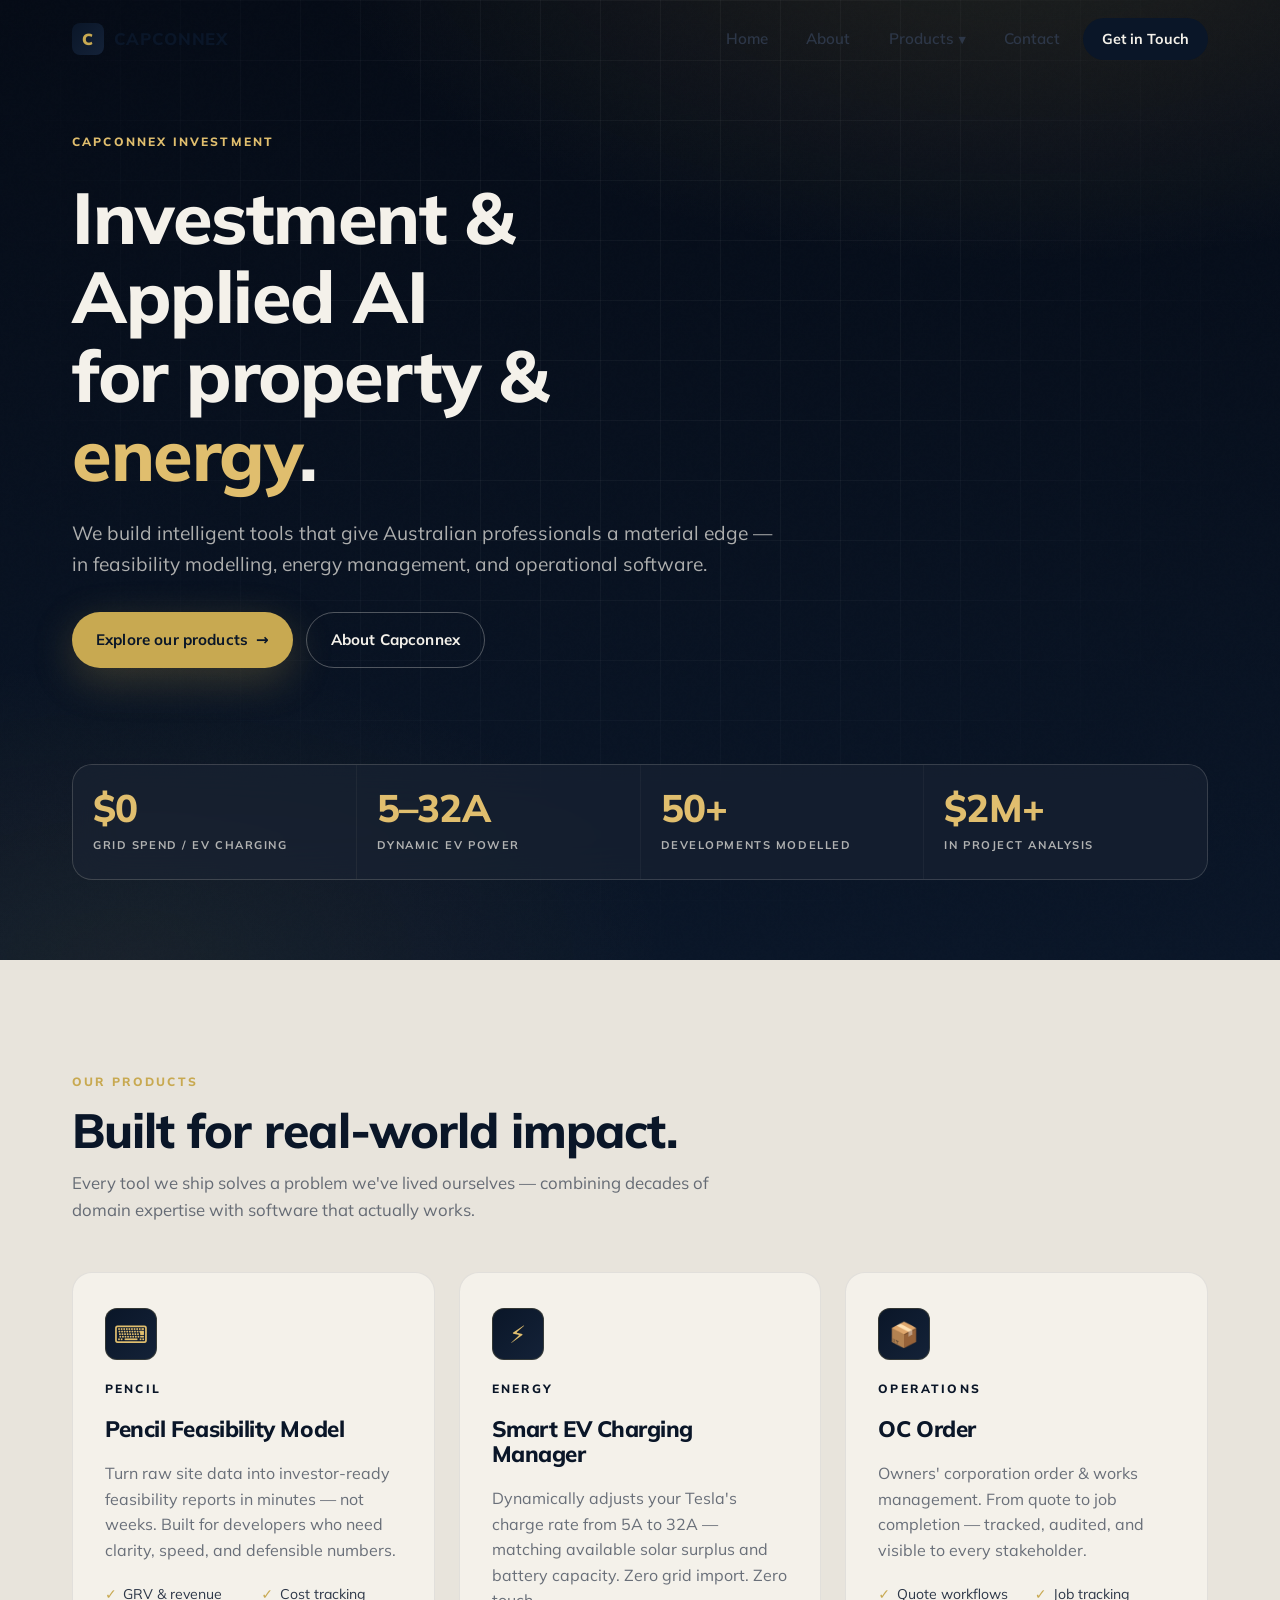
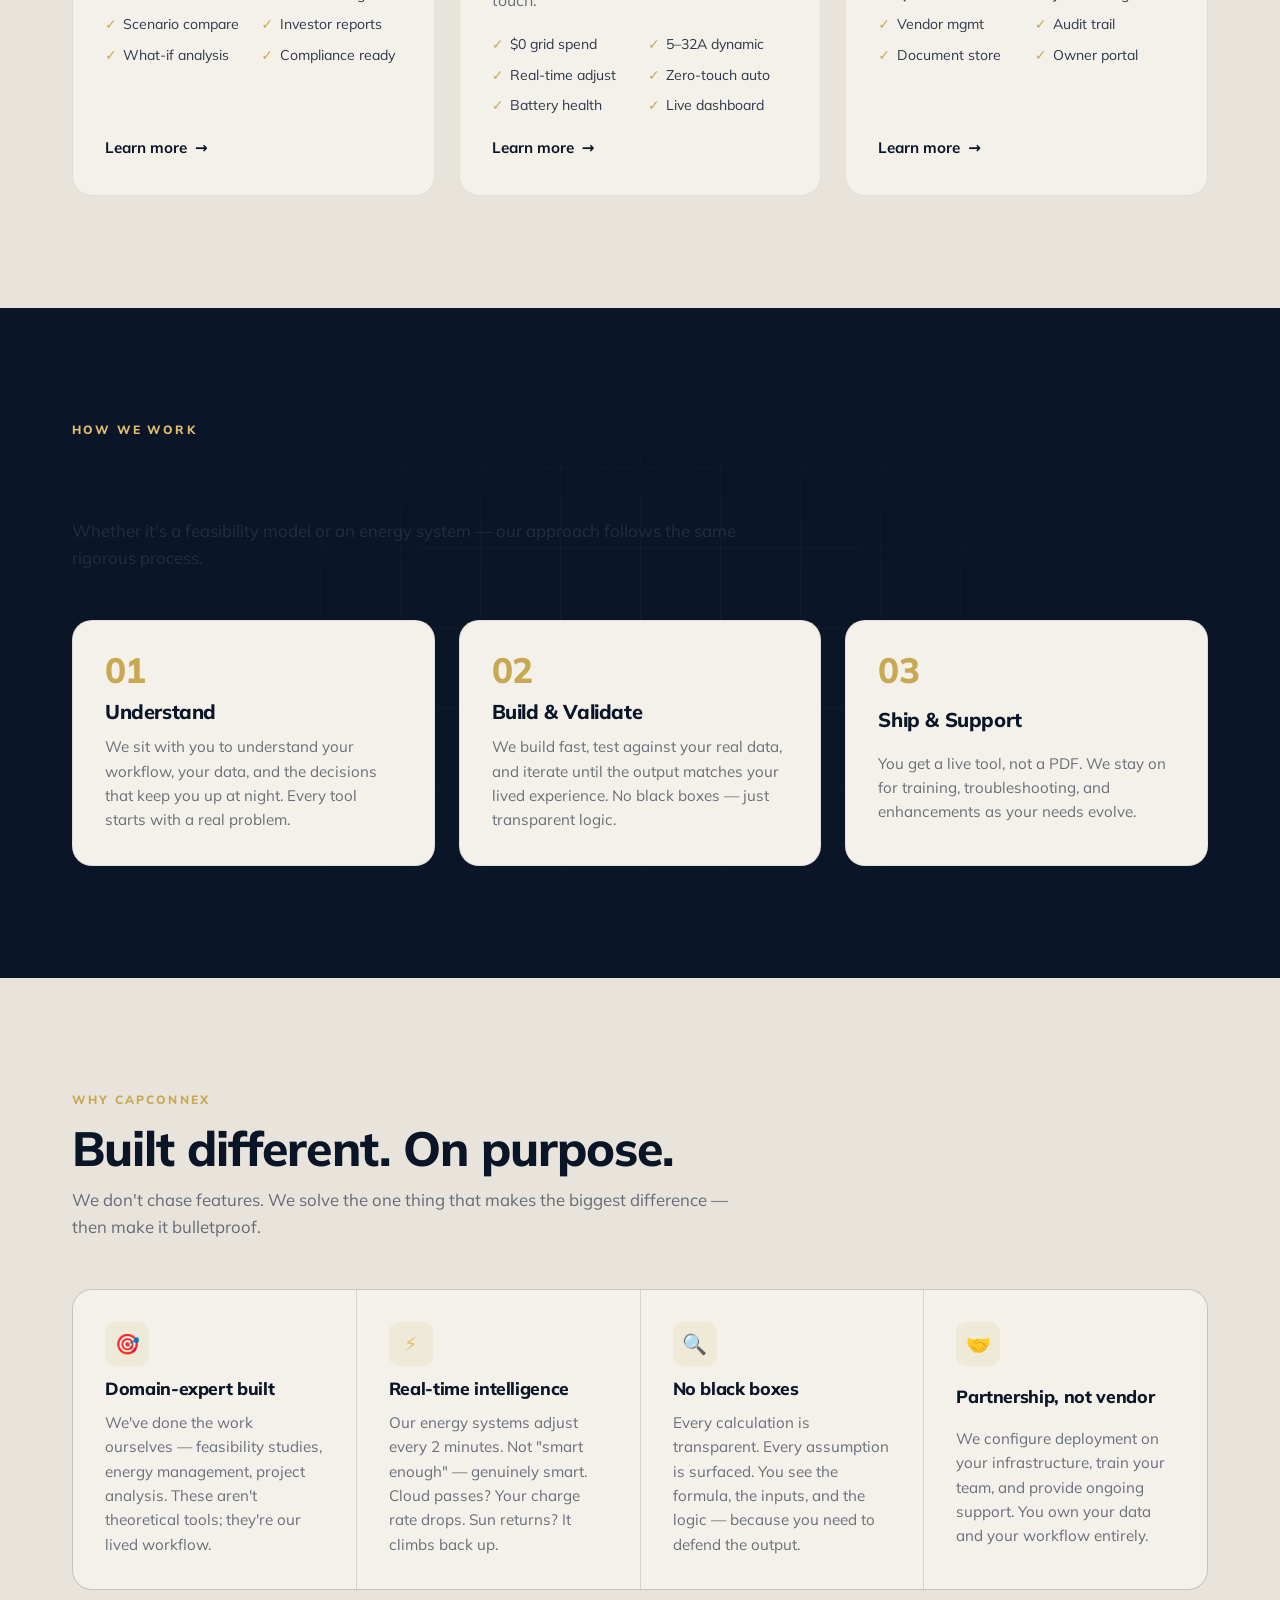
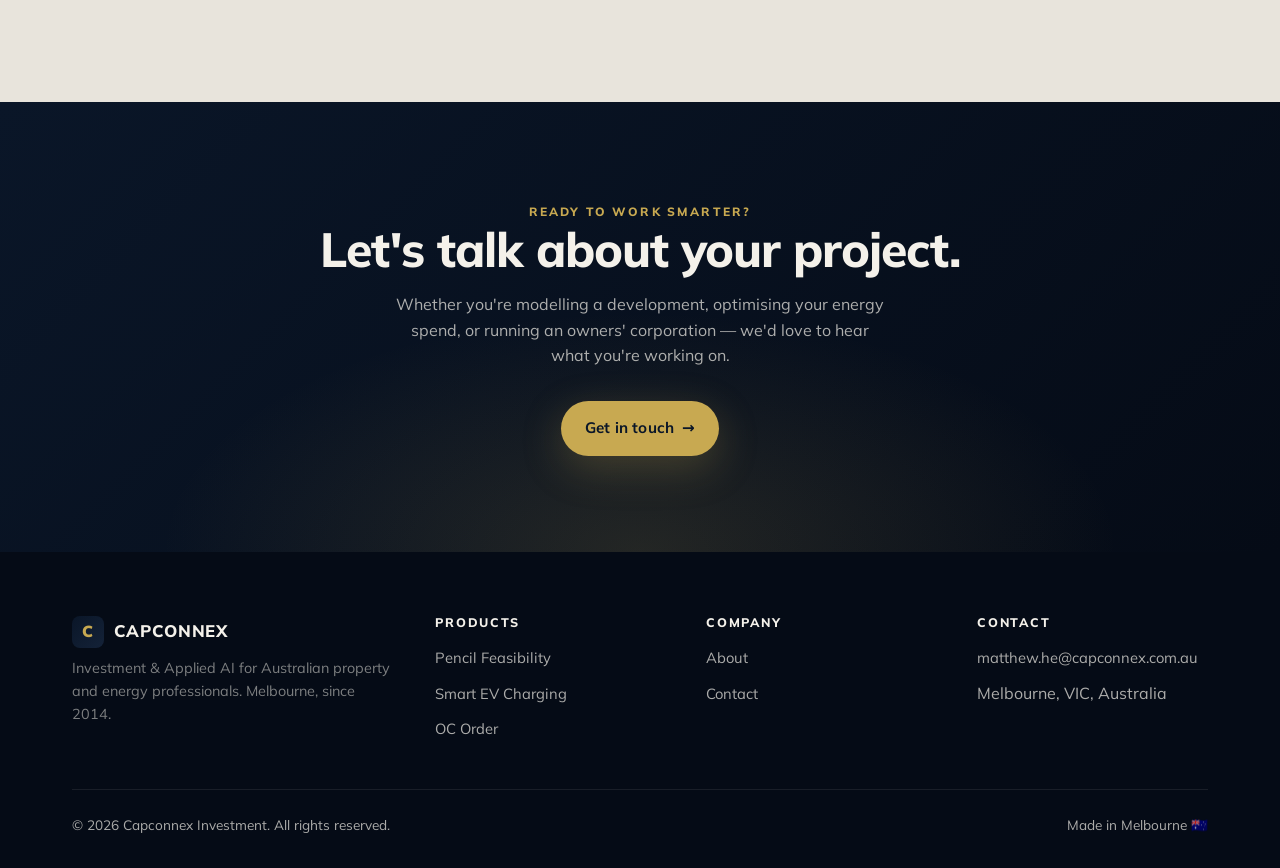
<file: static/index.html>
<!DOCTYPE html>
<html lang="en">
<head>
  <meta charset="UTF-8">
  <meta name="viewport" content="width=device-width, initial-scale=1.0">
  <title>Capconnex — Investment & Applied AI for Property and Energy</title>
  <meta name="description" content="Capconnex builds intelligent tools for Australian property and energy professionals — feasibility modelling, smart EV charging, and order management.">
  <meta property="og:title" content="Capconnex — Investment & Applied AI">
  <meta property="og:description" content="We build intelligent tools that give Australian professionals a material edge — in feasibility modelling and energy management.">
  <meta property="og:type" content="website">
  <link rel="preconnect" href="https://fonts.googleapis.com">
  <link rel="preconnect" href="https://fonts.gstatic.com" crossorigin>
  <link href="https://fonts.googleapis.com/css2?family=Mulish:wght@400;600;700;800;900&display=swap" rel="stylesheet">
  <link rel="stylesheet" href="css/styles.css">
  <link rel="icon" type="image/svg+xml" href="assets/favicon.svg">
</head>
<body>

<!-- ========== NAV ========== -->
<nav class="nav" role="navigation" aria-label="Main">
  <div class="container nav-inner">
    <a class="nav-logo" href="index.html">
      <span class="logo-mark">C</span>
      <span>CAPCONNEX</span>
    </a>
    <div class="nav-links">
      <a class="nav-link" href="index.html">Home</a>
      <a class="nav-link" href="about.html">About</a>
      <div class="nav-dropdown">
        <button class="nav-link nav-dropdown-trigger" aria-haspopup="true" aria-expanded="false">
          Products <span class="caret">▼</span>
        </button>
        <div class="nav-dropdown-menu" role="menu">
          <a class="nav-dropdown-item" href="pencil.html" role="menuitem">
            <span class="item-title"><span class="item-icon">⌨</span> Pencil Feasibility</span>
            <span class="item-desc">AI feasibility & margin modelling</span>
          </a>
          <a class="nav-dropdown-item" href="ev-charging.html" role="menuitem">
            <span class="item-title"><span class="item-icon">⚡</span> Smart EV Charging</span>
            <span class="item-desc">Solar + battery + Tesla orchestration</span>
          </a>
          <a class="nav-dropdown-item" href="ocorder.html" role="menuitem">
            <span class="item-title"><span class="item-icon">📦</span> OC Order</span>
            <span class="item-desc">Owners' corp order management</span>
          </a>
        </div>
      </div>
      <a class="nav-link" href="contact.html">Contact</a>
      <a class="nav-cta" href="contact.html">Get in Touch</a>
    </div>
    <button class="nav-toggle" aria-label="Menu">
      <svg viewBox="0 0 24 24" fill="none" stroke-width="2" stroke-linecap="round"><path d="M4 7h16M4 12h16M4 17h16"/></svg>
    </button>
  </div>
</nav>

<!-- ========== HERO ========== -->
<header class="hero">
  <div class="hero-grid"></div>
  <div class="container hero-inner">
    <div class="hero-content on-dark">
      <span class="eyebrow reveal">Capconnex Investment</span>
      <h1 class="reveal" data-delay="100">
        Investment &amp; Applied AI <br>
        for property &amp; <span class="accent">energy</span>.
      </h1>
      <p class="lead reveal" data-delay="200">
        We build intelligent tools that give Australian professionals a material edge —
        in feasibility modelling, energy management, and operational software.
      </p>
      <div class="hero-cta reveal" data-delay="300">
        <a class="btn btn-primary" href="#products">Explore our products <span class="arrow">→</span></a>
        <a class="btn btn-secondary" href="about.html">About Capconnex</a>
      </div>
    </div>

    <!-- Stats strip -->
    <div class="stats reveal" data-delay="400">
      <div class="stat">
        <div class="stat-value" data-countup="$0">$0</div>
        <div class="stat-label">Grid spend / EV charging</div>
      </div>
      <div class="stat">
        <div class="stat-value" data-countup="5–32A">5–32A</div>
        <div class="stat-label">Dynamic EV power</div>
      </div>
      <div class="stat">
        <div class="stat-value" data-countup="50+">50+</div>
        <div class="stat-label">Developments modelled</div>
      </div>
      <div class="stat">
        <div class="stat-value" data-countup="$2M+">$2M+</div>
        <div class="stat-label">In project analysis</div>
      </div>
    </div>
  </div>
</header>

<!-- ========== PRODUCTS ========== -->
<section id="products">
  <div class="container">
    <div class="section-head reveal">
      <span class="eyebrow">Our products</span>
      <h2>Built for real-world impact.</h2>
      <p>Every tool we ship solves a problem we've lived ourselves — combining decades of domain expertise with software that actually works.</p>
    </div>

    <div class="products">
      <a class="product-card reveal" href="pencil.html" data-delay="100">
        <div class="product-icon">⌨</div>
        <span class="eyebrow" style="color: var(--navy);">Pencil</span>
        <h3>Pencil Feasibility Model</h3>
        <p style="color: var(--text-dim);">
          Turn raw site data into investor-ready feasibility reports in minutes — not weeks.
          Built for developers who need clarity, speed, and defensible numbers.
        </p>
        <ul class="product-features">
          <li>GRV &amp; revenue</li>
          <li>Cost tracking</li>
          <li>Scenario compare</li>
          <li>Investor reports</li>
          <li>What-if analysis</li>
          <li>Compliance ready</li>
        </ul>
        <span class="product-card-cta">Learn more <span class="arrow">→</span></span>
      </a>

      <a class="product-card reveal" href="ev-charging.html" data-delay="200">
        <div class="product-icon">⚡</div>
        <span class="eyebrow" style="color: var(--navy);">Energy</span>
        <h3>Smart EV Charging Manager</h3>
        <p style="color: var(--text-dim);">
          Dynamically adjusts your Tesla's charge rate from 5A to 32A — matching available solar
          surplus and battery capacity. Zero grid import. Zero touch.
        </p>
        <ul class="product-features">
          <li>$0 grid spend</li>
          <li>5–32A dynamic</li>
          <li>Real-time adjust</li>
          <li>Zero-touch auto</li>
          <li>Battery health</li>
          <li>Live dashboard</li>
        </ul>
        <span class="product-card-cta">Learn more <span class="arrow">→</span></span>
      </a>

      <a class="product-card reveal" href="ocorder.html" data-delay="300">
        <div class="product-icon">📦</div>
        <span class="eyebrow" style="color: var(--navy);">Operations</span>
        <h3>OC Order</h3>
        <p style="color: var(--text-dim);">
          Owners' corporation order &amp; works management. From quote to job completion —
          tracked, audited, and visible to every stakeholder.
        </p>
        <ul class="product-features">
          <li>Quote workflows</li>
          <li>Job tracking</li>
          <li>Vendor mgmt</li>
          <li>Audit trail</li>
          <li>Document store</li>
          <li>Owner portal</li>
        </ul>
        <span class="product-card-cta">Learn more <span class="arrow">→</span></span>
      </a>
    </div>
  </div>
</section>

<!-- ========== HOW WE WORK ========== -->
<section class="section-dark with-grain">
  <div class="container">
    <div class="section-head on-dark reveal">
      <span class="eyebrow">How we work</span>
      <h2>From idea to implementation.</h2>
      <p>Whether it's a feasibility model or an energy system — our approach follows the same rigorous process.</p>
    </div>

    <div class="steps">
      <div class="step reveal" data-delay="100">
        <h3>Understand</h3>
        <p>We sit with you to understand your workflow, your data, and the decisions that keep you up at night. Every tool starts with a real problem.</p>
      </div>
      <div class="step reveal" data-delay="200">
        <h3>Build &amp; Validate</h3>
        <p>We build fast, test against your real data, and iterate until the output matches your lived experience. No black boxes — just transparent logic.</p>
      </div>
      <div class="step reveal" data-delay="300">
        <h3>Ship &amp; Support</h3>
        <p>You get a live tool, not a PDF. We stay on for training, troubleshooting, and enhancements as your needs evolve.</p>
      </div>
    </div>
  </div>
</section>

<!-- ========== WHY CAPCONNEX ========== -->
<section>
  <div class="container">
    <div class="section-head reveal">
      <span class="eyebrow">Why Capconnex</span>
      <h2>Built different. On purpose.</h2>
      <p>We don't chase features. We solve the one thing that makes the biggest difference — then make it bulletproof.</p>
    </div>

    <div class="feature-grid" style="background: var(--cream-line); border-color: var(--cream-line);">
      <div class="feature reveal" style="background: var(--cream-soft); color: var(--text);" data-delay="100">
        <div class="feature-icon">🎯</div>
        <h3 style="color: var(--navy);">Domain-expert built</h3>
        <p style="color: var(--text-dim);">We've done the work ourselves — feasibility studies, energy management, project analysis. These aren't theoretical tools; they're our lived workflow.</p>
      </div>
      <div class="feature reveal" style="background: var(--cream-soft); color: var(--text);" data-delay="200">
        <div class="feature-icon">⚡</div>
        <h3 style="color: var(--navy);">Real-time intelligence</h3>
        <p style="color: var(--text-dim);">Our energy systems adjust every 2 minutes. Not "smart enough" — genuinely smart. Cloud passes? Your charge rate drops. Sun returns? It climbs back up.</p>
      </div>
      <div class="feature reveal" style="background: var(--cream-soft); color: var(--text);" data-delay="300">
        <div class="feature-icon">🔍</div>
        <h3 style="color: var(--navy);">No black boxes</h3>
        <p style="color: var(--text-dim);">Every calculation is transparent. Every assumption is surfaced. You see the formula, the inputs, and the logic — because you need to defend the output.</p>
      </div>
      <div class="feature reveal" style="background: var(--cream-soft); color: var(--text);" data-delay="400">
        <div class="feature-icon">🤝</div>
        <h3 style="color: var(--navy);">Partnership, not vendor</h3>
        <p style="color: var(--text-dim);">We configure deployment on your infrastructure, train your team, and provide ongoing support. You own your data and your workflow entirely.</p>
      </div>
    </div>
  </div>
</section>

<!-- ========== CTA BAND ========== -->
<section class="cta-band">
  <div class="container">
    <div class="reveal">
      <span class="eyebrow">Ready to work smarter?</span>
      <h2>Let's talk about your project.</h2>
      <p>Whether you're modelling a development, optimising your energy spend, or running an owners' corporation — we'd love to hear what you're working on.</p>
      <a class="btn btn-primary" href="contact.html">Get in touch <span class="arrow">→</span></a>
    </div>
  </div>
</section>

<!-- ========== FOOTER ========== -->
<footer class="footer">
  <div class="container">
    <div class="footer-grid">
      <div>
        <div class="nav-logo" style="color: var(--on-dark);">
          <span class="logo-mark">C</span>
          <span>CAPCONNEX</span>
        </div>
        <p class="footer-tag">Investment &amp; Applied AI for Australian property and energy professionals. Melbourne, since 2014.</p>
      </div>
      <div>
        <h4>Products</h4>
        <ul>
          <li><a href="pencil.html">Pencil Feasibility</a></li>
          <li><a href="ev-charging.html">Smart EV Charging</a></li>
          <li><a href="ocorder.html">OC Order</a></li>
        </ul>
      </div>
      <div>
        <h4>Company</h4>
        <ul>
          <li><a href="about.html">About</a></li>
          <li><a href="contact.html">Contact</a></li>
        </ul>
      </div>
      <div>
        <h4>Contact</h4>
        <ul>
          <li><a href="mailto:matthew.he@capconnex.com.au">matthew.he@capconnex.com.au</a></li>
          <li>Melbourne, VIC, Australia</li>
        </ul>
      </div>
    </div>
    <div class="footer-bottom">
      <div>© <span data-year>2026</span> Capconnex Investment. All rights reserved.</div>
      <div>Made in Melbourne 🇦🇺</div>
    </div>
  </div>
</footer>

<script src="js/main.js" defer></script>
</body>
</html>
</file>
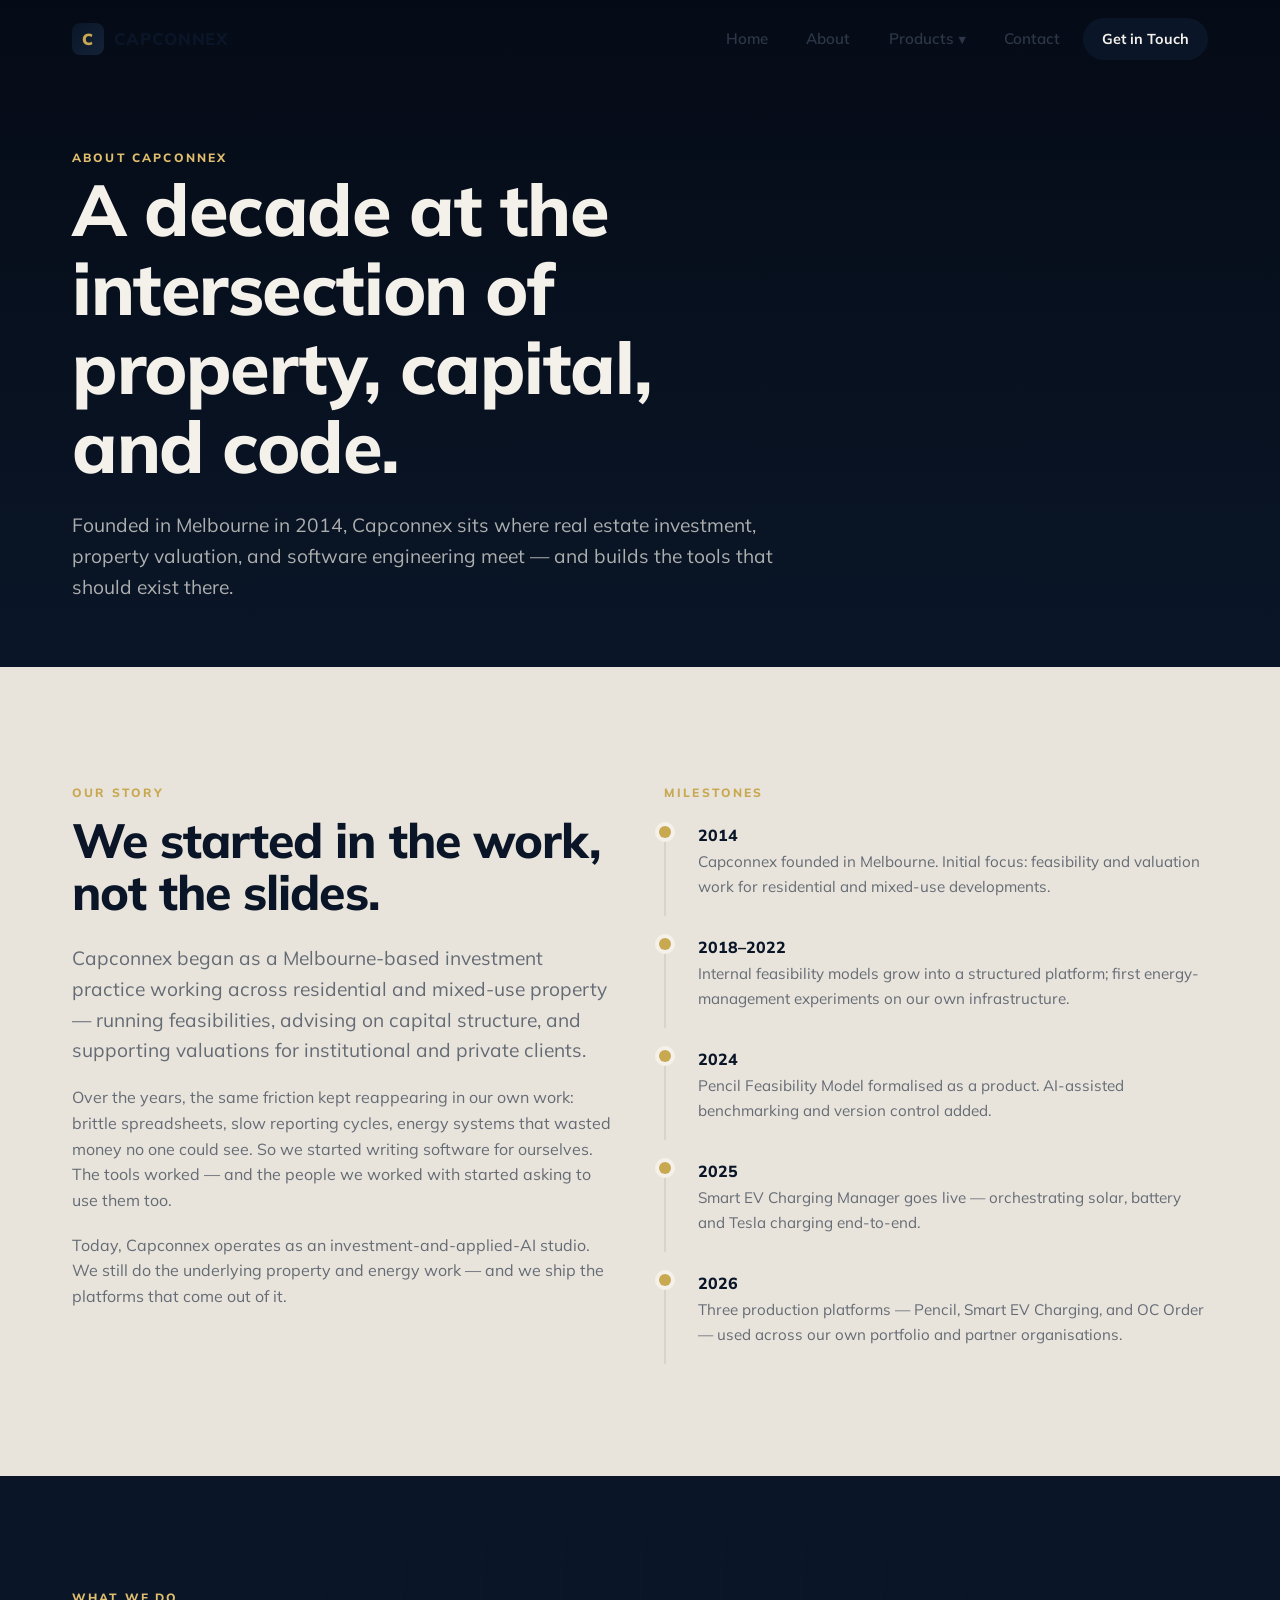
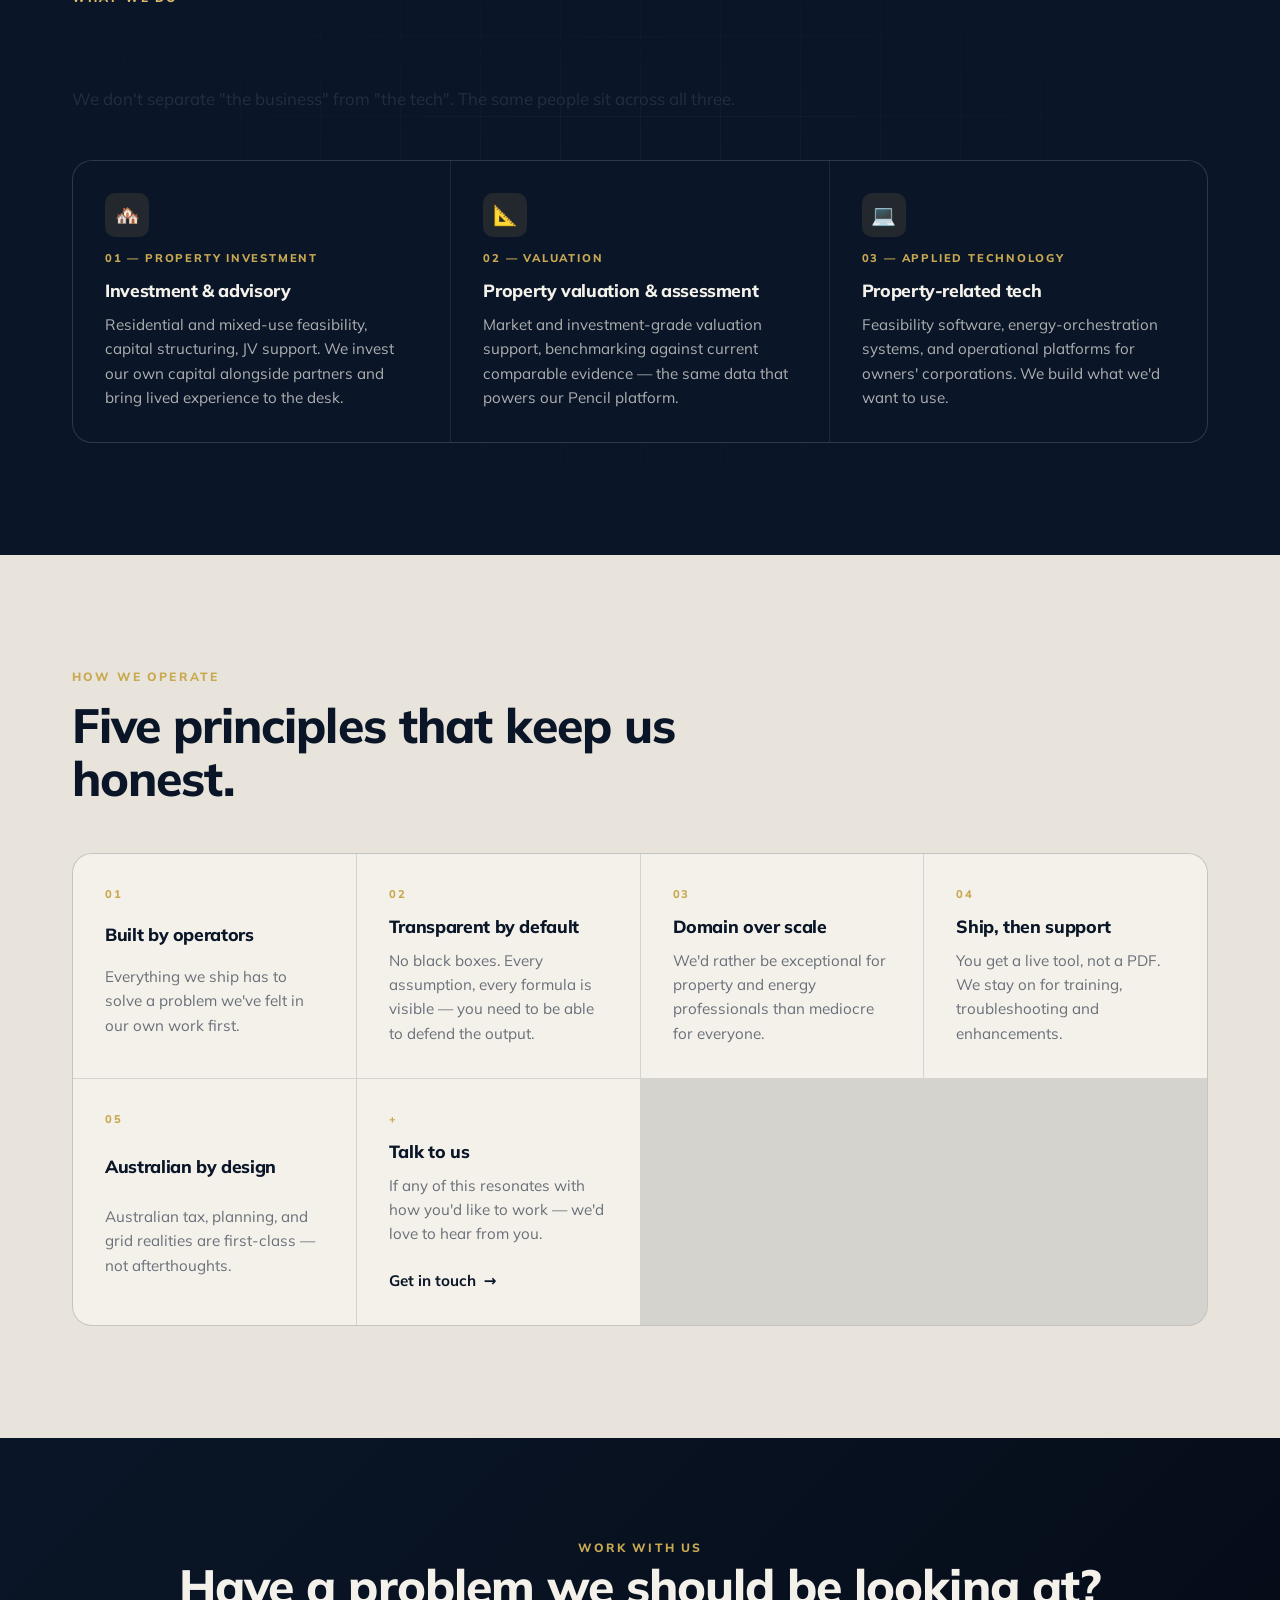
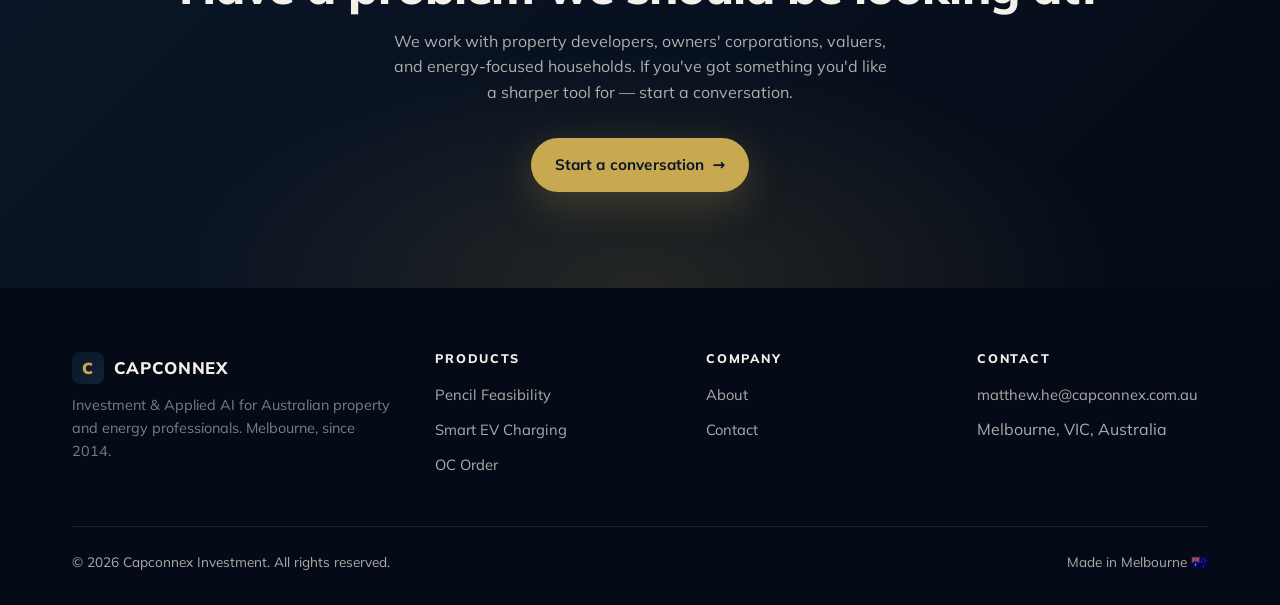
<file: static/about.html>
<!DOCTYPE html>
<html lang="en">
<head>
  <meta charset="UTF-8">
  <meta name="viewport" content="width=device-width, initial-scale=1.0">
  <title>About — Capconnex</title>
  <meta name="description" content="Capconnex was founded in Melbourne in 2014, working at the intersection of real estate investment, valuation, and applied technology.">
  <link rel="preconnect" href="https://fonts.googleapis.com">
  <link rel="preconnect" href="https://fonts.gstatic.com" crossorigin>
  <link href="https://fonts.googleapis.com/css2?family=Mulish:wght@400;600;700;800;900&display=swap" rel="stylesheet">
  <link rel="stylesheet" href="css/styles.css">
  <link rel="icon" type="image/svg+xml" href="assets/favicon.svg">
</head>
<body>

<!-- ========== NAV ========== -->
<nav class="nav" role="navigation" aria-label="Main">
  <div class="container nav-inner">
    <a class="nav-logo" href="index.html">
      <span class="logo-mark">C</span>
      <span>CAPCONNEX</span>
    </a>
    <div class="nav-links">
      <a class="nav-link" href="index.html">Home</a>
      <a class="nav-link" href="about.html">About</a>
      <div class="nav-dropdown">
        <button class="nav-link nav-dropdown-trigger" aria-haspopup="true" aria-expanded="false">Products <span class="caret">▼</span></button>
        <div class="nav-dropdown-menu" role="menu">
          <a class="nav-dropdown-item" href="pencil.html"><span class="item-title"><span class="item-icon">⌨</span> Pencil Feasibility</span><span class="item-desc">AI feasibility & margin modelling</span></a>
          <a class="nav-dropdown-item" href="ev-charging.html"><span class="item-title"><span class="item-icon">⚡</span> Smart EV Charging</span><span class="item-desc">Solar + battery + Tesla orchestration</span></a>
          <a class="nav-dropdown-item" href="ocorder.html"><span class="item-title"><span class="item-icon">📦</span> OC Order</span><span class="item-desc">Owners' corp order management</span></a>
        </div>
      </div>
      <a class="nav-link" href="contact.html">Contact</a>
      <a class="nav-cta" href="contact.html">Get in Touch</a>
    </div>
    <button class="nav-toggle" aria-label="Menu"><svg viewBox="0 0 24 24" fill="none" stroke-width="2" stroke-linecap="round"><path d="M4 7h16M4 12h16M4 17h16"/></svg></button>
  </div>
</nav>

<!-- ========== HERO ========== -->
<header class="about-hero">
  <div class="container">
    <div class="on-dark">
      <span class="eyebrow reveal">About Capconnex</span>
      <h1 class="reveal" data-delay="100">A decade at the intersection of property, capital, and code.</h1>
      <p class="lead reveal" data-delay="200" style="margin-top: 1.5rem;">
        Founded in Melbourne in 2014, Capconnex sits where real estate investment, property valuation,
        and software engineering meet — and builds the tools that should exist there.
      </p>
    </div>
  </div>
</header>

<!-- ========== STORY ========== -->
<section>
  <div class="container">
    <div class="about-grid">
      <div class="reveal">
        <span class="eyebrow">Our story</span>
        <h2 style="margin-top: 0.6rem;">We started in the work, not the slides.</h2>
        <p class="lead" style="margin-top: 1.5rem; color: var(--text-dim);">
          Capconnex began as a Melbourne-based investment practice working across residential and
          mixed-use property — running feasibilities, advising on capital structure, and supporting
          valuations for institutional and private clients.
        </p>
        <p style="margin-top: 1.2rem; color: var(--text-dim);">
          Over the years, the same friction kept reappearing in our own work: brittle spreadsheets,
          slow reporting cycles, energy systems that wasted money no one could see. So we started
          writing software for ourselves. The tools worked — and the people we worked with started
          asking to use them too.
        </p>
        <p style="margin-top: 1.2rem; color: var(--text-dim);">
          Today, Capconnex operates as an investment-and-applied-AI studio. We still do the underlying
          property and energy work — and we ship the platforms that come out of it.
        </p>
      </div>

      <div class="reveal" data-delay="200">
        <span class="eyebrow">Milestones</span>
        <ul class="timeline" style="margin-top: 1.2rem;">
          <li>
            <span class="year">2014</span>
            <span class="item-body">Capconnex founded in Melbourne. Initial focus: feasibility and valuation work for residential and mixed-use developments.</span>
          </li>
          <li>
            <span class="year">2018–2022</span>
            <span class="item-body">Internal feasibility models grow into a structured platform; first energy-management experiments on our own infrastructure.</span>
          </li>
          <li>
            <span class="year">2024</span>
            <span class="item-body">Pencil Feasibility Model formalised as a product. AI-assisted benchmarking and version control added.</span>
          </li>
          <li>
            <span class="year">2025</span>
            <span class="item-body">Smart EV Charging Manager goes live — orchestrating solar, battery and Tesla charging end-to-end.</span>
          </li>
          <li>
            <span class="year">2026</span>
            <span class="item-body">Three production platforms — Pencil, Smart EV Charging, and OC Order — used across our own portfolio and partner organisations.</span>
          </li>
        </ul>
      </div>
    </div>
  </div>
</section>

<!-- ========== WHAT WE DO ========== -->
<section class="section-dark with-grain">
  <div class="container">
    <div class="section-head on-dark reveal">
      <span class="eyebrow">What we do</span>
      <h2>Three disciplines, one team.</h2>
      <p>We don't separate "the business" from "the tech". The same people sit across all three.</p>
    </div>

    <div class="feature-grid">
      <div class="feature reveal" data-delay="100">
        <div class="feature-icon">🏘️</div>
        <span class="feature-num">01 — Property investment</span>
        <h3>Investment &amp; advisory</h3>
        <p>Residential and mixed-use feasibility, capital structuring, JV support. We invest our own capital alongside partners and bring lived experience to the desk.</p>
      </div>
      <div class="feature reveal" data-delay="200">
        <div class="feature-icon">📐</div>
        <span class="feature-num">02 — Valuation</span>
        <h3>Property valuation &amp; assessment</h3>
        <p>Market and investment-grade valuation support, benchmarking against current comparable evidence — the same data that powers our Pencil platform.</p>
      </div>
      <div class="feature reveal" data-delay="300">
        <div class="feature-icon">💻</div>
        <span class="feature-num">03 — Applied technology</span>
        <h3>Property-related tech</h3>
        <p>Feasibility software, energy-orchestration systems, and operational platforms for owners' corporations. We build what we'd want to use.</p>
      </div>
    </div>
  </div>
</section>

<!-- ========== PRINCIPLES ========== -->
<section>
  <div class="container">
    <div class="section-head reveal">
      <span class="eyebrow">How we operate</span>
      <h2>Five principles that keep us honest.</h2>
    </div>

    <div class="feature-grid" style="background: var(--cream-line); border-color: var(--cream-line);">
      <div class="feature reveal" style="background: var(--cream-soft);" data-delay="100">
        <span class="feature-num" style="color: var(--gold);">01</span>
        <h3 style="color: var(--navy);">Built by operators</h3>
        <p style="color: var(--text-dim);">Everything we ship has to solve a problem we've felt in our own work first.</p>
      </div>
      <div class="feature reveal" style="background: var(--cream-soft);" data-delay="200">
        <span class="feature-num" style="color: var(--gold);">02</span>
        <h3 style="color: var(--navy);">Transparent by default</h3>
        <p style="color: var(--text-dim);">No black boxes. Every assumption, every formula is visible — you need to be able to defend the output.</p>
      </div>
      <div class="feature reveal" style="background: var(--cream-soft);" data-delay="300">
        <span class="feature-num" style="color: var(--gold);">03</span>
        <h3 style="color: var(--navy);">Domain over scale</h3>
        <p style="color: var(--text-dim);">We'd rather be exceptional for property and energy professionals than mediocre for everyone.</p>
      </div>
      <div class="feature reveal" style="background: var(--cream-soft);" data-delay="100">
        <span class="feature-num" style="color: var(--gold);">04</span>
        <h3 style="color: var(--navy);">Ship, then support</h3>
        <p style="color: var(--text-dim);">You get a live tool, not a PDF. We stay on for training, troubleshooting and enhancements.</p>
      </div>
      <div class="feature reveal" style="background: var(--cream-soft);" data-delay="200">
        <span class="feature-num" style="color: var(--gold);">05</span>
        <h3 style="color: var(--navy);">Australian by design</h3>
        <p style="color: var(--text-dim);">Australian tax, planning, and grid realities are first-class — not afterthoughts.</p>
      </div>
      <div class="feature reveal" style="background: var(--cream-soft);" data-delay="300">
        <span class="feature-num" style="color: var(--gold);">+</span>
        <h3 style="color: var(--navy);">Talk to us</h3>
        <p style="color: var(--text-dim);">If any of this resonates with how you'd like to work — we'd love to hear from you.</p>
        <a href="contact.html" class="product-card-cta" style="margin-top: 0.6rem;">Get in touch <span class="arrow">→</span></a>
      </div>
    </div>
  </div>
</section>

<!-- ========== CTA ========== -->
<section class="cta-band">
  <div class="container">
    <div class="reveal">
      <span class="eyebrow">Work with us</span>
      <h2>Have a problem we should be looking at?</h2>
      <p>We work with property developers, owners' corporations, valuers, and energy-focused households. If you've got something you'd like a sharper tool for — start a conversation.</p>
      <a class="btn btn-primary" href="contact.html">Start a conversation <span class="arrow">→</span></a>
    </div>
  </div>
</section>

<!-- ========== FOOTER ========== -->
<footer class="footer">
  <div class="container">
    <div class="footer-grid">
      <div>
        <div class="nav-logo" style="color: var(--on-dark);"><span class="logo-mark">C</span><span>CAPCONNEX</span></div>
        <p class="footer-tag">Investment &amp; Applied AI for Australian property and energy professionals. Melbourne, since 2014.</p>
      </div>
      <div><h4>Products</h4><ul><li><a href="pencil.html">Pencil Feasibility</a></li><li><a href="ev-charging.html">Smart EV Charging</a></li><li><a href="ocorder.html">OC Order</a></li></ul></div>
      <div><h4>Company</h4><ul><li><a href="about.html">About</a></li><li><a href="contact.html">Contact</a></li></ul></div>
      <div><h4>Contact</h4><ul><li><a href="mailto:matthew.he@capconnex.com.au">matthew.he@capconnex.com.au</a></li><li>Melbourne, VIC, Australia</li></ul></div>
    </div>
    <div class="footer-bottom">
      <div>© <span data-year>2026</span> Capconnex Investment. All rights reserved.</div>
      <div>Made in Melbourne 🇦🇺</div>
    </div>
  </div>
</footer>

<script src="js/main.js" defer></script>
</body>
</html>
</file>
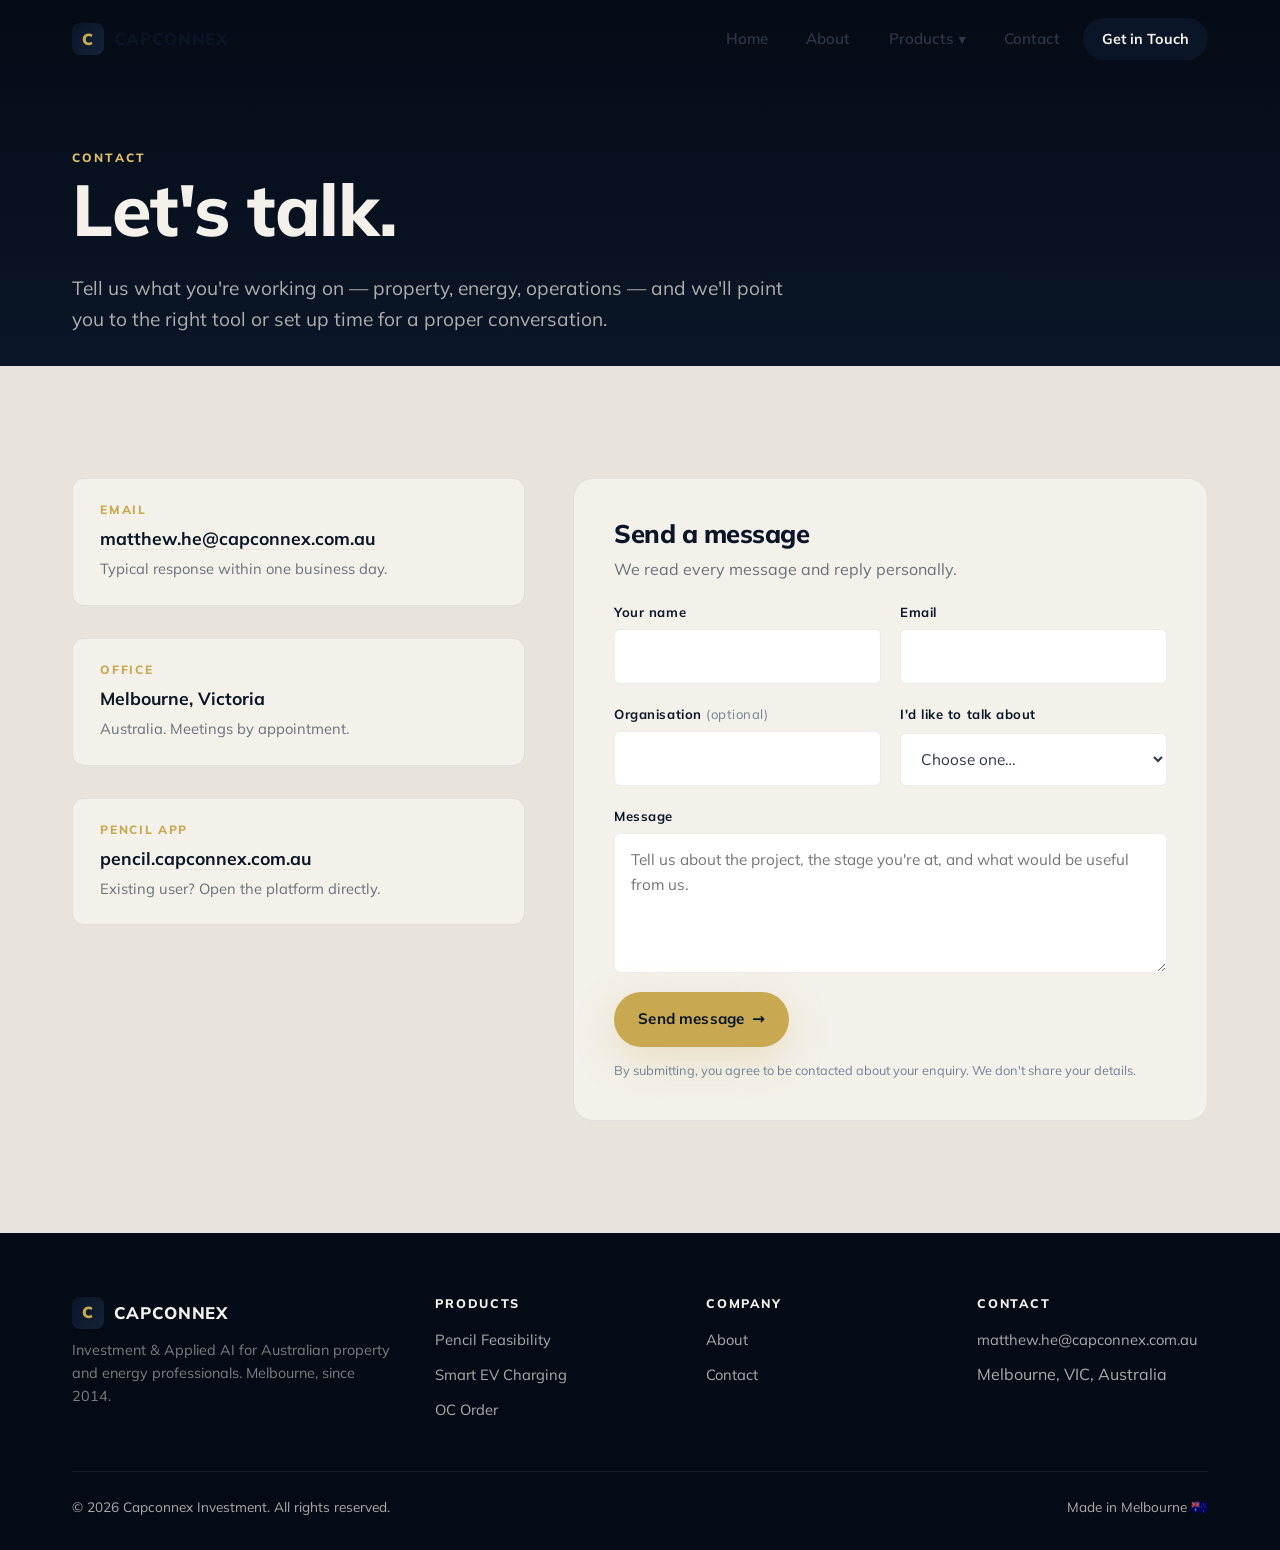
<file: static/contact.html>
<!DOCTYPE html>
<html lang="en">
<head>
  <meta charset="UTF-8">
  <meta name="viewport" content="width=device-width, initial-scale=1.0">
  <title>Contact — Capconnex</title>
  <meta name="description" content="Get in touch with Capconnex. Melbourne-based investment and applied-AI studio for property and energy.">
  <link rel="preconnect" href="https://fonts.googleapis.com">
  <link rel="preconnect" href="https://fonts.gstatic.com" crossorigin>
  <link href="https://fonts.googleapis.com/css2?family=Mulish:wght@400;600;700;800;900&display=swap" rel="stylesheet">
  <link rel="stylesheet" href="css/styles.css">
  <link rel="icon" type="image/svg+xml" href="assets/favicon.svg">
</head>
<body>

<nav class="nav" role="navigation" aria-label="Main">
  <div class="container nav-inner">
    <a class="nav-logo" href="index.html"><span class="logo-mark">C</span><span>CAPCONNEX</span></a>
    <div class="nav-links">
      <a class="nav-link" href="index.html">Home</a>
      <a class="nav-link" href="about.html">About</a>
      <div class="nav-dropdown">
        <button class="nav-link nav-dropdown-trigger" aria-haspopup="true" aria-expanded="false">Products <span class="caret">▼</span></button>
        <div class="nav-dropdown-menu" role="menu">
          <a class="nav-dropdown-item" href="pencil.html"><span class="item-title"><span class="item-icon">⌨</span> Pencil Feasibility</span><span class="item-desc">AI feasibility & margin modelling</span></a>
          <a class="nav-dropdown-item" href="ev-charging.html"><span class="item-title"><span class="item-icon">⚡</span> Smart EV Charging</span><span class="item-desc">Solar + battery + Tesla orchestration</span></a>
          <a class="nav-dropdown-item" href="ocorder.html"><span class="item-title"><span class="item-icon">📦</span> OC Order</span><span class="item-desc">Owners' corp order management</span></a>
        </div>
      </div>
      <a class="nav-link" href="contact.html">Contact</a>
      <a class="nav-cta" href="contact.html">Get in Touch</a>
    </div>
    <button class="nav-toggle" aria-label="Menu"><svg viewBox="0 0 24 24" fill="none" stroke-width="2" stroke-linecap="round"><path d="M4 7h16M4 12h16M4 17h16"/></svg></button>
  </div>
</nav>

<!-- ========== HERO ========== -->
<header class="about-hero" style="padding-bottom: 2rem;">
  <div class="container">
    <div class="on-dark">
      <span class="eyebrow reveal">Contact</span>
      <h1 class="reveal" data-delay="100">Let's talk.</h1>
      <p class="lead reveal" data-delay="200" style="margin-top: 1.5rem;">
        Tell us what you're working on — property, energy, operations — and we'll point you to the
        right tool or set up time for a proper conversation.
      </p>
    </div>
  </div>
</header>

<!-- ========== CONTACT ========== -->
<section>
  <div class="container">
    <div class="contact-layout">
      <aside class="contact-info reveal">
        <div class="contact-card">
          <h4>Email</h4>
          <div class="value"><a href="mailto:matthew.he@capconnex.com.au">matthew.he@capconnex.com.au</a></div>
          <div class="note">Typical response within one business day.</div>
        </div>
        <div class="contact-card">
          <h4>Office</h4>
          <div class="value">Melbourne, Victoria</div>
          <div class="note">Australia. Meetings by appointment.</div>
        </div>
        <div class="contact-card">
          <h4>Pencil App</h4>
          <div class="value"><a href="https://pencil.capconnex.com.au" target="_blank" rel="noopener">pencil.capconnex.com.au</a></div>
          <div class="note">Existing user? Open the platform directly.</div>
        </div>
      </aside>

      <form id="contact-form" class="form reveal" data-delay="200" novalidate>
        <!-- Web3Forms config -->
        <input type="hidden" name="access_key" value="7180723b-ca07-4092-89bc-341888a9b547">
        <input type="hidden" name="subject" value="New enquiry from capconnex.com.au">
        <input type="hidden" name="from_name" value="Capconnex website">
        <input type="checkbox" name="botcheck" style="display:none">

        <h2 style="font-size: 1.6rem;">Send a message</h2>
        <p style="color: var(--text-dim); margin-top: -0.6rem;">We read every message and reply personally.</p>

        <div class="field-row">
          <div class="field">
            <label for="name">Your name</label>
            <input id="name" name="name" type="text" required autocomplete="name">
          </div>
          <div class="field">
            <label for="email">Email</label>
            <input id="email" name="email" type="email" required autocomplete="email">
          </div>
        </div>

        <div class="field-row">
          <div class="field">
            <label for="company">Organisation <span style="color: var(--text-muted); font-weight: 400;">(optional)</span></label>
            <input id="company" name="company" type="text" autocomplete="organization">
          </div>
          <div class="field">
            <label for="topic">I'd like to talk about</label>
            <select id="topic" name="topic" required>
              <option value="" selected disabled>Choose one…</option>
              <option>Pencil Feasibility Model</option>
              <option>Smart EV Charging Manager</option>
              <option>OC Order</option>
              <option>Property investment / advisory</option>
              <option>Property valuation</option>
              <option>Something else</option>
            </select>
          </div>
        </div>

        <div class="field">
          <label for="message">Message</label>
          <textarea id="message" name="message" required placeholder="Tell us about the project, the stage you're at, and what would be useful from us."></textarea>
        </div>

        <div class="form-status" role="status" aria-live="polite"></div>

        <div>
          <button type="submit" class="btn btn-primary">Send message <span class="arrow">→</span></button>
          <span style="display: block; font-size: 0.8rem; color: var(--text-muted); margin-top: 0.8rem;">By submitting, you agree to be contacted about your enquiry. We don't share your details.</span>
        </div>
      </form>
    </div>
  </div>
</section>

<!-- ========== FOOTER ========== -->
<footer class="footer">
  <div class="container">
    <div class="footer-grid">
      <div>
        <div class="nav-logo" style="color: var(--on-dark);"><span class="logo-mark">C</span><span>CAPCONNEX</span></div>
        <p class="footer-tag">Investment &amp; Applied AI for Australian property and energy professionals. Melbourne, since 2014.</p>
      </div>
      <div><h4>Products</h4><ul><li><a href="pencil.html">Pencil Feasibility</a></li><li><a href="ev-charging.html">Smart EV Charging</a></li><li><a href="ocorder.html">OC Order</a></li></ul></div>
      <div><h4>Company</h4><ul><li><a href="about.html">About</a></li><li><a href="contact.html">Contact</a></li></ul></div>
      <div><h4>Contact</h4><ul><li><a href="mailto:matthew.he@capconnex.com.au">matthew.he@capconnex.com.au</a></li><li>Melbourne, VIC, Australia</li></ul></div>
    </div>
    <div class="footer-bottom">
      <div>© <span data-year>2026</span> Capconnex Investment. All rights reserved.</div>
      <div>Made in Melbourne 🇦🇺</div>
    </div>
  </div>
</footer>

<script src="js/main.js" defer></script>
</body>
</html>
</file>
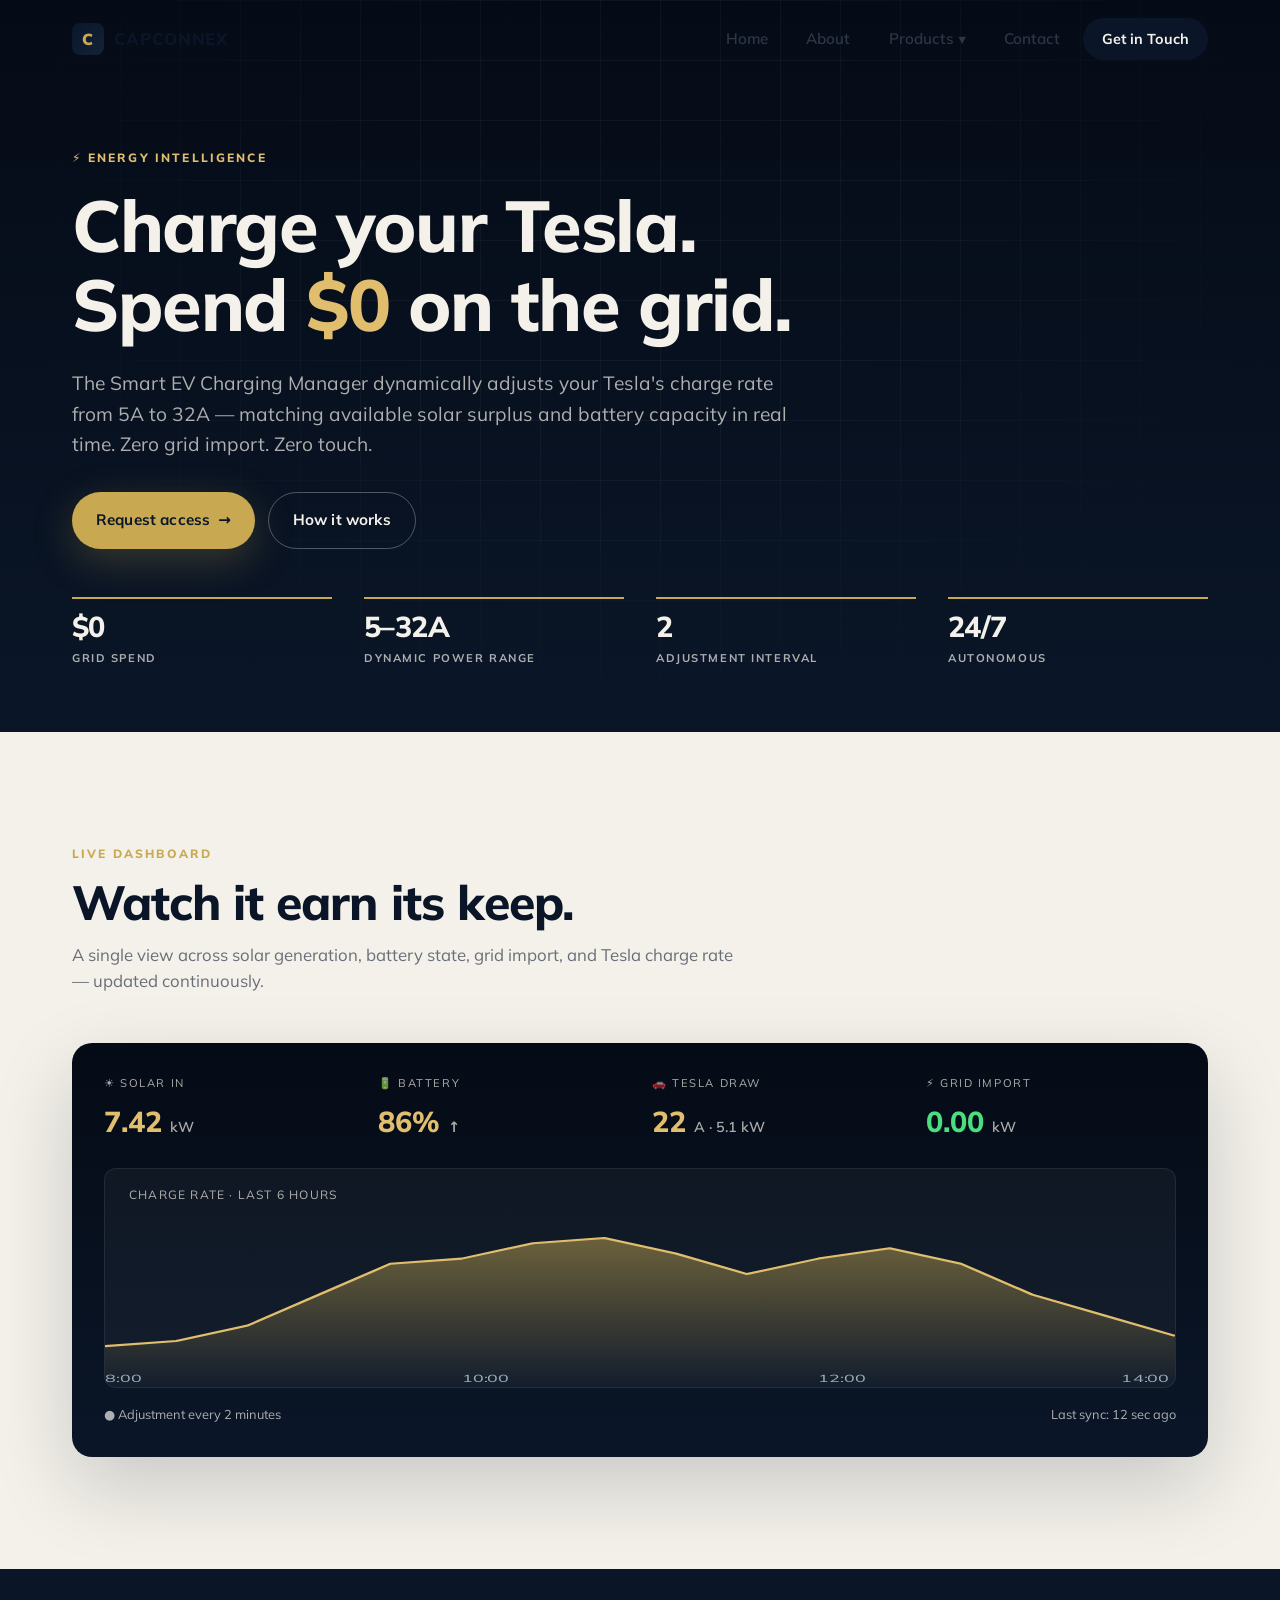
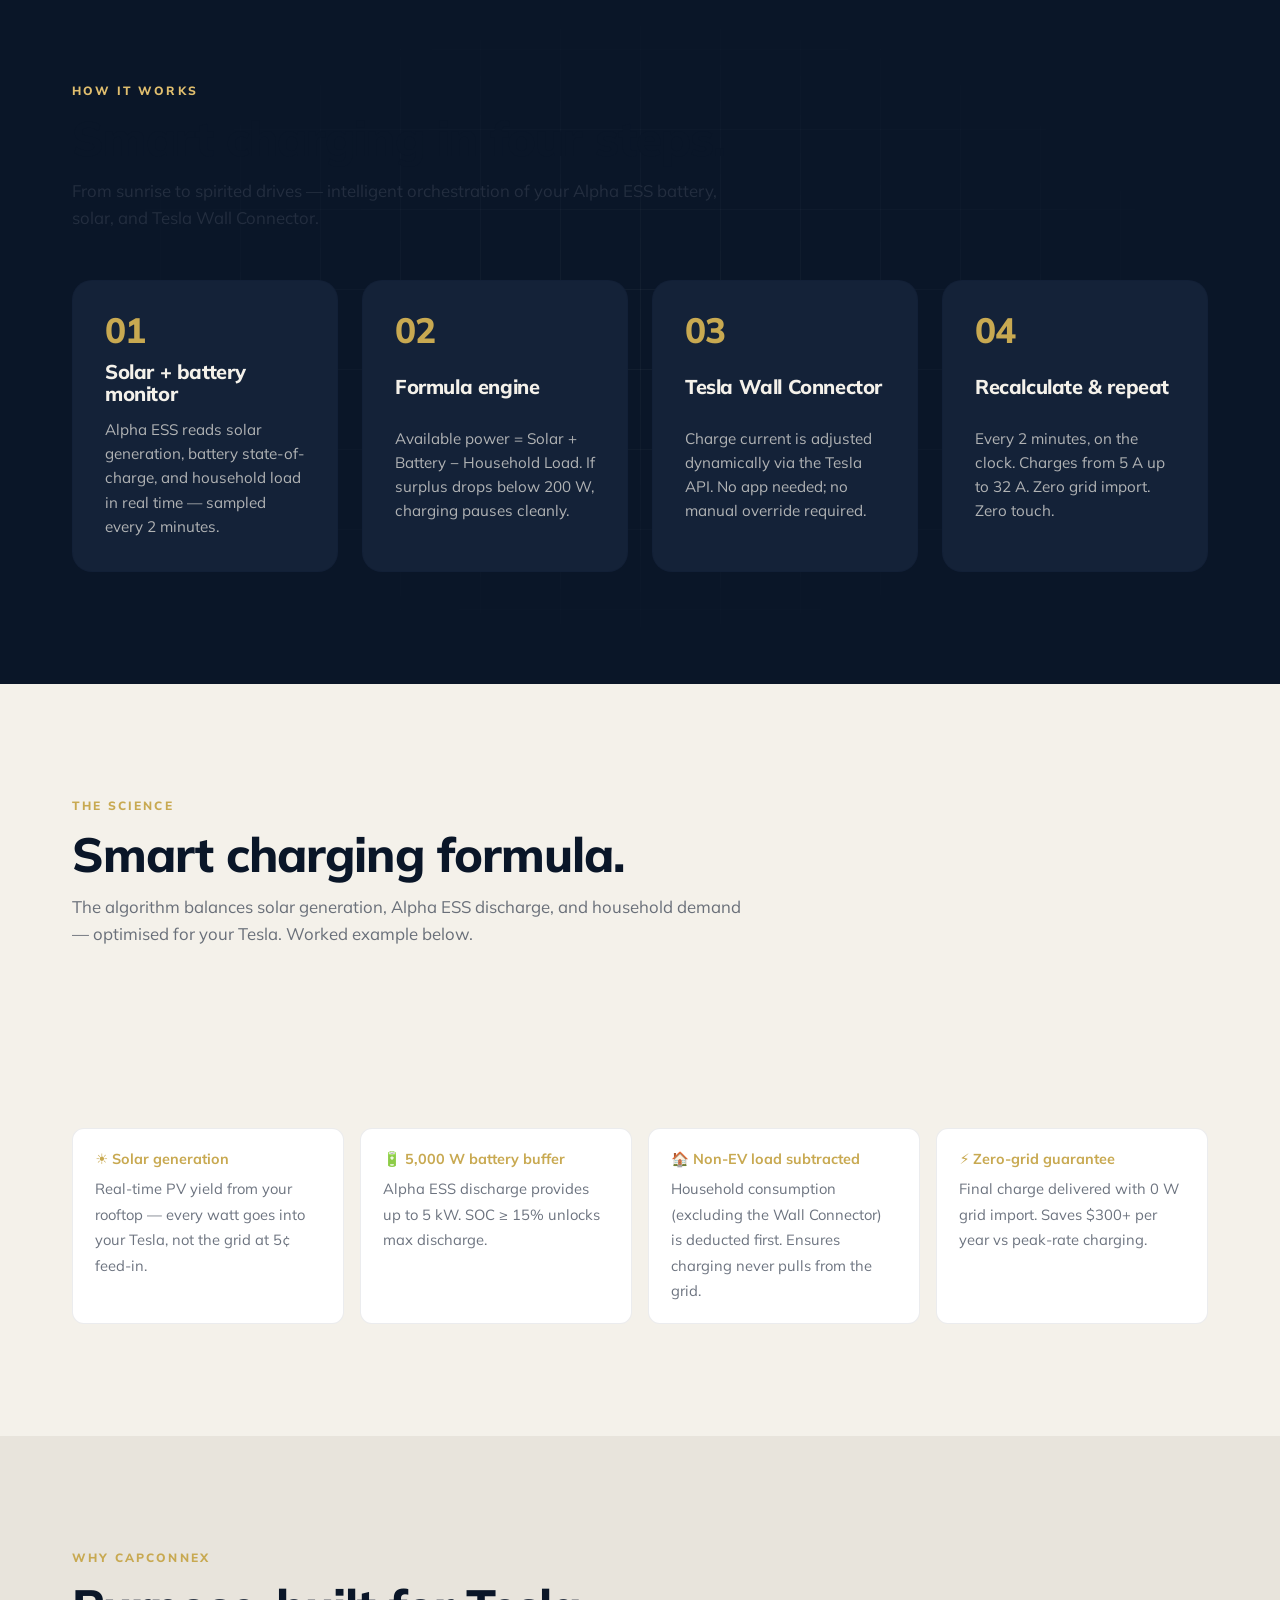
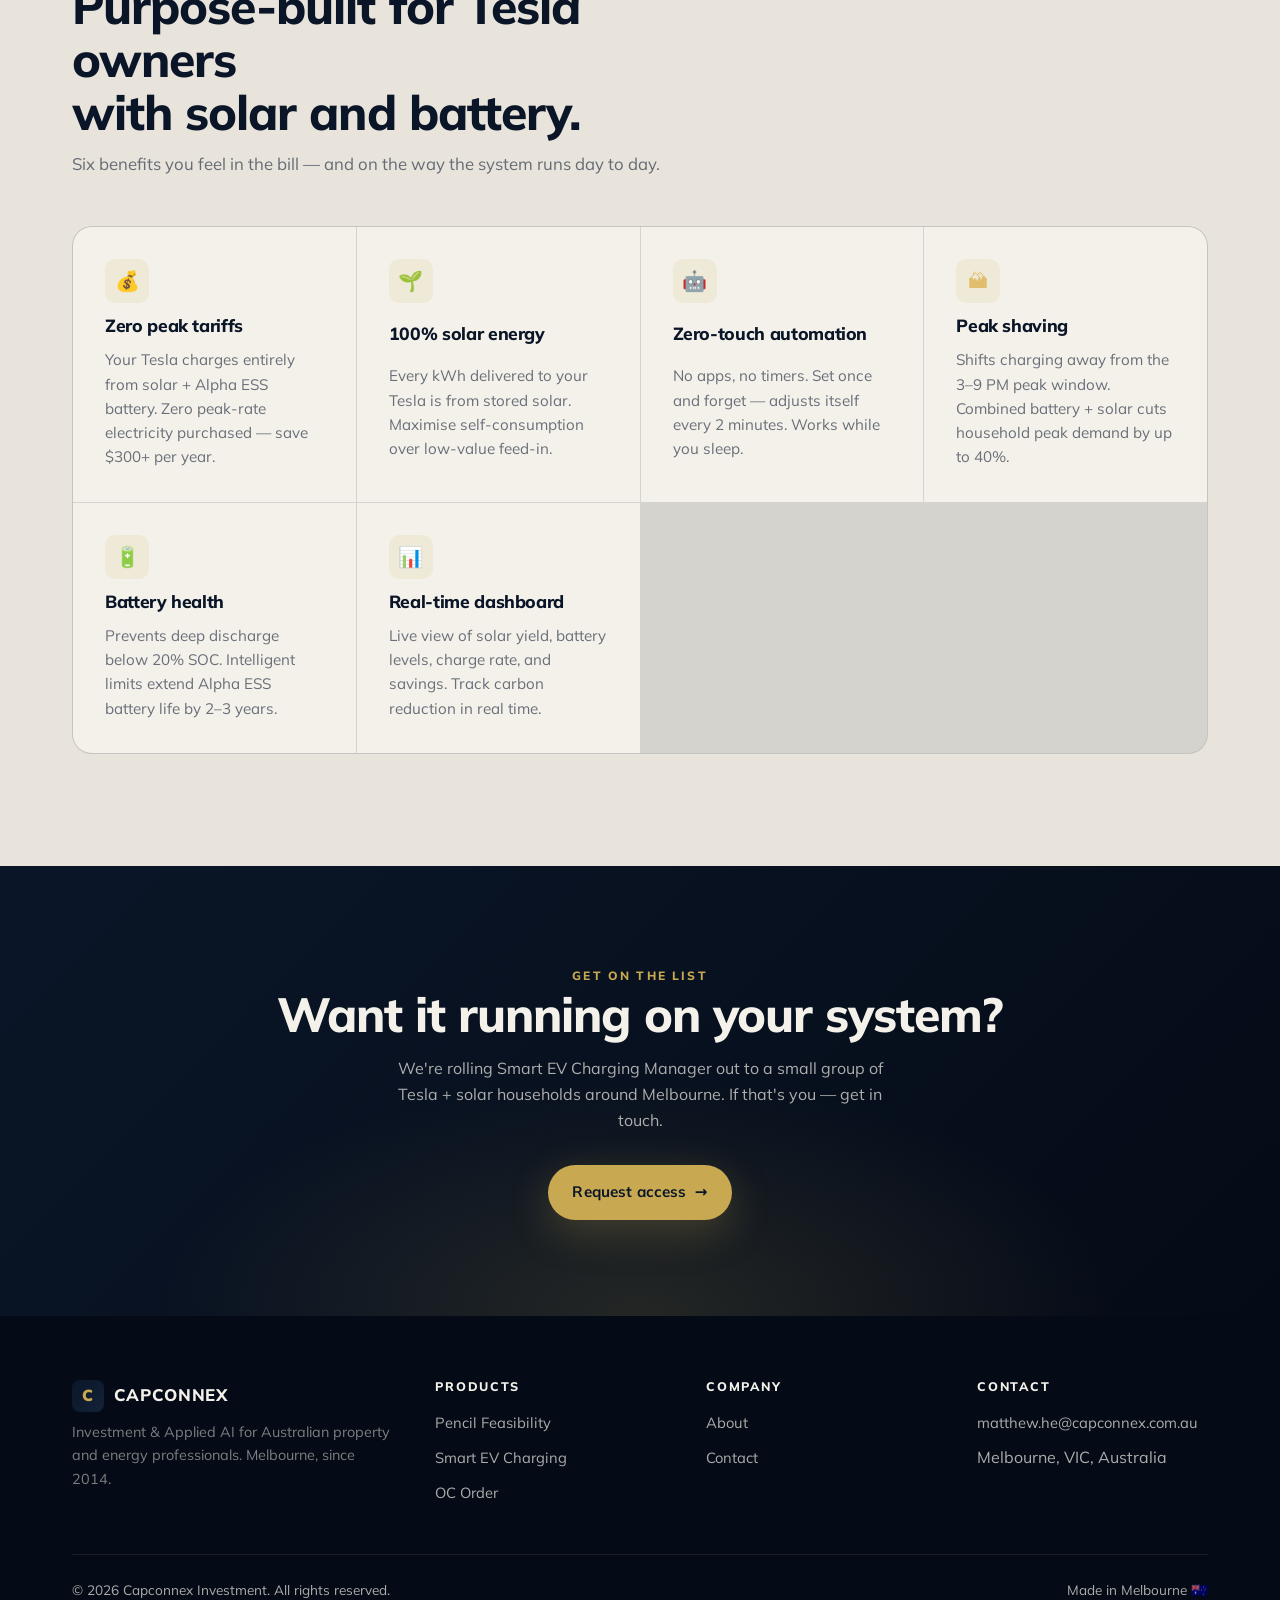
<file: static/ev-charging.html>
<!DOCTYPE html>
<html lang="en">
<head>
  <meta charset="UTF-8">
  <meta name="viewport" content="width=device-width, initial-scale=1.0">
  <title>Smart EV Charging Manager — Solar + Battery + Tesla Orchestration | Capconnex</title>
  <meta name="description" content="Dynamically adjusts your Tesla's charge rate from 5A to 32A — matching solar surplus and battery capacity. Zero grid import. Zero touch.">
  <link rel="preconnect" href="https://fonts.googleapis.com">
  <link rel="preconnect" href="https://fonts.gstatic.com" crossorigin>
  <link href="https://fonts.googleapis.com/css2?family=Mulish:wght@400;600;700;800;900&display=swap" rel="stylesheet">
  <link rel="stylesheet" href="css/styles.css">
  <link rel="icon" type="image/svg+xml" href="assets/favicon.svg">
</head>
<body>

<nav class="nav" role="navigation" aria-label="Main">
  <div class="container nav-inner">
    <a class="nav-logo" href="index.html"><span class="logo-mark">C</span><span>CAPCONNEX</span></a>
    <div class="nav-links">
      <a class="nav-link" href="index.html">Home</a>
      <a class="nav-link" href="about.html">About</a>
      <div class="nav-dropdown">
        <button class="nav-link nav-dropdown-trigger" aria-haspopup="true" aria-expanded="false">Products <span class="caret">▼</span></button>
        <div class="nav-dropdown-menu" role="menu">
          <a class="nav-dropdown-item" href="pencil.html"><span class="item-title"><span class="item-icon">⌨</span> Pencil Feasibility</span><span class="item-desc">AI feasibility & margin modelling</span></a>
          <a class="nav-dropdown-item" href="ev-charging.html"><span class="item-title"><span class="item-icon">⚡</span> Smart EV Charging</span><span class="item-desc">Solar + battery + Tesla orchestration</span></a>
          <a class="nav-dropdown-item" href="ocorder.html"><span class="item-title"><span class="item-icon">📦</span> OC Order</span><span class="item-desc">Owners' corp order management</span></a>
        </div>
      </div>
      <a class="nav-link" href="contact.html">Contact</a>
      <a class="nav-cta" href="contact.html">Get in Touch</a>
    </div>
    <button class="nav-toggle" aria-label="Menu"><svg viewBox="0 0 24 24" fill="none" stroke-width="2" stroke-linecap="round"><path d="M4 7h16M4 12h16M4 17h16"/></svg></button>
  </div>
</nav>

<!-- ========== HERO ========== -->
<header class="product-hero">
  <div class="hero-grid"></div>
  <div class="container" style="position: relative; z-index: 2;">
    <div class="on-dark">
      <span class="eyebrow reveal">⚡ Energy Intelligence</span>
      <h1 class="reveal" data-delay="100" style="margin-top: 1rem; max-width: 18ch;">
        Charge your Tesla. <br>
        Spend <span style="color: var(--gold-bright);">$0</span> on the grid.
      </h1>
      <p class="lead reveal" data-delay="200" style="margin-top: 1.5rem;">
        The Smart EV Charging Manager dynamically adjusts your Tesla's charge rate from
        5A to 32A — matching available solar surplus and battery capacity in real time.
        Zero grid import. Zero touch.
      </p>
      <div class="hero-cta reveal" data-delay="300">
        <a class="btn btn-primary" href="contact.html">Request access <span class="arrow">→</span></a>
        <a class="btn btn-secondary" href="#how-it-works">How it works</a>
      </div>

      <div class="product-stats reveal" data-delay="400">
        <div class="product-stat">
          <div class="stat-value" data-countup="$0">$0</div>
          <div class="stat-label">Grid spend</div>
        </div>
        <div class="product-stat">
          <div class="stat-value" data-countup="5–32A">5–32A</div>
          <div class="stat-label">Dynamic power range</div>
        </div>
        <div class="product-stat">
          <div class="stat-value" data-countup="2">2 min</div>
          <div class="stat-label">Adjustment interval</div>
        </div>
        <div class="product-stat">
          <div class="stat-value" data-countup="24/7">24/7</div>
          <div class="stat-label">Autonomous</div>
        </div>
      </div>
    </div>
  </div>
</header>

<!-- ========== LIVE DASHBOARD MOCK ========== -->
<section style="background: var(--cream-soft);">
  <div class="container">
    <div class="section-head reveal">
      <span class="eyebrow">Live dashboard</span>
      <h2>Watch it earn its keep.</h2>
      <p>A single view across solar generation, battery state, grid import, and Tesla charge rate — updated continuously.</p>
    </div>

    <div class="reveal" style="background: linear-gradient(180deg, var(--navy-deep), var(--navy)); border-radius: var(--r-lg); padding: 2rem; color: var(--on-dark); box-shadow: var(--shadow-lg);">
      <div style="display: grid; grid-template-columns: repeat(auto-fit, minmax(160px, 1fr)); gap: 1.5rem; margin-bottom: 1.5rem;">
        <div>
          <div style="font-size: 0.7rem; letter-spacing: 0.14em; text-transform: uppercase; color: var(--on-dark-muted);">☀ Solar in</div>
          <div style="font-size: 1.8rem; font-weight: 800; color: var(--gold-bright); margin-top: 0.3rem;">7.42 <span style="font-size: 0.9rem; color: var(--on-dark-muted); font-weight: 600;">kW</span></div>
        </div>
        <div>
          <div style="font-size: 0.7rem; letter-spacing: 0.14em; text-transform: uppercase; color: var(--on-dark-muted);">🔋 Battery</div>
          <div style="font-size: 1.8rem; font-weight: 800; color: var(--gold-bright); margin-top: 0.3rem;">86% <span style="font-size: 0.9rem; color: var(--on-dark-muted); font-weight: 600;">↑</span></div>
        </div>
        <div>
          <div style="font-size: 0.7rem; letter-spacing: 0.14em; text-transform: uppercase; color: var(--on-dark-muted);">🚗 Tesla draw</div>
          <div style="font-size: 1.8rem; font-weight: 800; color: var(--gold-bright); margin-top: 0.3rem;">22 <span style="font-size: 0.9rem; color: var(--on-dark-muted); font-weight: 600;">A · 5.1 kW</span></div>
        </div>
        <div>
          <div style="font-size: 0.7rem; letter-spacing: 0.14em; text-transform: uppercase; color: var(--on-dark-muted);">⚡ Grid import</div>
          <div style="font-size: 1.8rem; font-weight: 800; color: #4ade80; margin-top: 0.3rem;">0.00 <span style="font-size: 0.9rem; color: var(--on-dark-muted); font-weight: 600;">kW</span></div>
        </div>
      </div>

      <!-- Mock chart -->
      <div style="background: rgba(244, 241, 234, 0.04); border: 1px solid var(--navy-line); border-radius: var(--r-md); padding: 1.5rem; position: relative; height: 220px; overflow: hidden;">
        <div style="position: absolute; top: 1rem; left: 1.5rem; font-size: 0.75rem; color: var(--on-dark-muted); letter-spacing: 0.1em; text-transform: uppercase;">Charge rate · last 6 hours</div>
        <svg viewBox="0 0 600 180" preserveAspectRatio="none" style="position: absolute; bottom: 0; left: 0; width: 100%; height: 85%;">
          <defs>
            <linearGradient id="grad" x1="0" x2="0" y1="0" y2="1">
              <stop offset="0%" stop-color="#C8A951" stop-opacity="0.5"/>
              <stop offset="100%" stop-color="#C8A951" stop-opacity="0"/>
            </linearGradient>
          </defs>
          <!-- area -->
          <path d="M0,140 L40,135 80,120 120,90 160,60 200,55 240,40 280,35 320,50 360,70 400,55 440,45 480,60 520,90 560,110 600,130 L600,180 L0,180 Z" fill="url(#grad)"/>
          <!-- line -->
          <path d="M0,140 L40,135 80,120 120,90 160,60 200,55 240,40 280,35 320,50 360,70 400,55 440,45 480,60 520,90 560,110 600,130" stroke="#E0BE6E" stroke-width="2" fill="none" stroke-linejoin="round"/>
          <!-- axis labels -->
          <text x="0" y="175" fill="#A0AEC0" font-size="10" font-family="Mulish">8:00</text>
          <text x="200" y="175" fill="#A0AEC0" font-size="10" font-family="Mulish">10:00</text>
          <text x="400" y="175" fill="#A0AEC0" font-size="10" font-family="Mulish">12:00</text>
          <text x="570" y="175" fill="#A0AEC0" font-size="10" font-family="Mulish">14:00</text>
        </svg>
      </div>

      <div style="display: flex; justify-content: space-between; margin-top: 1rem; font-size: 0.8rem; color: var(--on-dark-muted);">
        <span>● Adjustment every 2 minutes</span>
        <span>Last sync: 12 sec ago</span>
      </div>
    </div>
  </div>
</section>

<!-- ========== HOW IT WORKS ========== -->
<section id="how-it-works" class="section-dark with-grain">
  <div class="container">
    <div class="section-head on-dark reveal">
      <span class="eyebrow">How it works</span>
      <h2>Smart charging in four steps.</h2>
      <p>From sunrise to spirited drives — intelligent orchestration of your Alpha ESS battery, solar, and Tesla Wall Connector.</p>
    </div>

    <div class="steps" style="margin-top: 1rem; grid-template-columns: repeat(auto-fit, minmax(220px, 1fr));">
      <div class="step reveal" style="background: var(--navy-elev); color: var(--on-dark);" data-delay="100">
        <h3 style="color: var(--on-dark);">Solar + battery monitor</h3>
        <p style="color: var(--on-dark-muted);">Alpha ESS reads solar generation, battery state-of-charge, and household load in real time — sampled every 2 minutes.</p>
      </div>
      <div class="step reveal" style="background: var(--navy-elev); color: var(--on-dark);" data-delay="200">
        <h3 style="color: var(--on-dark);">Formula engine</h3>
        <p style="color: var(--on-dark-muted);">Available power = Solar + Battery − Household Load. If surplus drops below 200 W, charging pauses cleanly.</p>
      </div>
      <div class="step reveal" style="background: var(--navy-elev); color: var(--on-dark);" data-delay="300">
        <h3 style="color: var(--on-dark);">Tesla Wall Connector</h3>
        <p style="color: var(--on-dark-muted);">Charge current is adjusted dynamically via the Tesla API. No app needed; no manual override required.</p>
      </div>
      <div class="step reveal" style="background: var(--navy-elev); color: var(--on-dark);" data-delay="400">
        <h3 style="color: var(--on-dark);">Recalculate &amp; repeat</h3>
        <p style="color: var(--on-dark-muted);">Every 2 minutes, on the clock. Charges from 5 A up to 32 A. Zero grid import. Zero touch.</p>
      </div>
    </div>
  </div>
</section>

<!-- ========== SMART CHARGING FORMULA ========== -->
<section style="background: var(--cream-soft);">
  <div class="container">
    <div class="section-head reveal">
      <span class="eyebrow">The science</span>
      <h2>Smart charging formula.</h2>
      <p>The algorithm balances solar generation, Alpha ESS discharge, and household demand — optimised for your Tesla. Worked example below.</p>
    </div>

    <div class="reveal" style="display: flex; flex-wrap: wrap; align-items: stretch; justify-content: center; gap: 0.8rem;">
      <div style="background: var(--white); border: 1px solid var(--cream-line); border-radius: var(--r-md); padding: 1.2rem 1.5rem; min-width: 140px; text-align: center;">
        <div style="font-size: 0.7rem; letter-spacing: 0.1em; text-transform: uppercase; color: var(--text-muted);">Solar gen</div>
        <div style="font-size: 1.15rem; font-weight: 800; color: var(--gold); margin-top: 0.3rem;">☀️ 2,525 W</div>
      </div>
      <div style="align-self: center; color: var(--gold); font-weight: 800; font-size: 1.3rem;">+</div>
      <div style="background: var(--white); border: 1px solid var(--cream-line); border-radius: var(--r-md); padding: 1.2rem 1.5rem; min-width: 140px; text-align: center;">
        <div style="font-size: 0.7rem; letter-spacing: 0.1em; text-transform: uppercase; color: var(--text-muted);">Battery max</div>
        <div style="font-size: 1.15rem; font-weight: 800; color: var(--gold); margin-top: 0.3rem;">🔋 +5,000 W</div>
      </div>
      <div style="align-self: center; color: var(--gold); font-weight: 800; font-size: 1.3rem;">−</div>
      <div style="background: var(--white); border: 1px solid var(--cream-line); border-radius: var(--r-md); padding: 1.2rem 1.5rem; min-width: 140px; text-align: center;">
        <div style="font-size: 0.7rem; letter-spacing: 0.1em; text-transform: uppercase; color: var(--text-muted);">Household load</div>
        <div style="font-size: 1.15rem; font-weight: 800; color: var(--gold); margin-top: 0.3rem;">🏠 312 W</div>
      </div>
      <div style="align-self: center; color: var(--gold); font-weight: 800; font-size: 1.6rem;">=</div>
      <div style="background: linear-gradient(135deg, var(--navy), var(--navy-elev)); color: var(--on-dark); border-radius: var(--r-md); padding: 1.2rem 1.7rem; min-width: 180px; text-align: center; box-shadow: var(--shadow-md);">
        <div style="font-size: 0.7rem; letter-spacing: 0.1em; text-transform: uppercase; color: var(--gold-bright);">To your Tesla</div>
        <div style="font-size: 1.2rem; font-weight: 800; color: var(--on-dark); margin-top: 0.3rem;">⚡ 7,213 W → 16 A</div>
      </div>
    </div>

    <div style="display: grid; grid-template-columns: repeat(auto-fit, minmax(260px, 1fr)); gap: 1rem; margin-top: 2.5rem;">
      <div class="reveal" data-delay="100" style="background: var(--white); border: 1px solid var(--cream-line); border-radius: var(--r-md); padding: 1.2rem 1.4rem;">
        <strong style="color: var(--gold); display: block; font-size: 0.9rem; margin-bottom: 0.3rem;">☀️ Solar generation</strong>
        <span style="font-size: 0.92rem; color: var(--text-dim);">Real-time PV yield from your rooftop — every watt goes into your Tesla, not the grid at 5¢ feed-in.</span>
      </div>
      <div class="reveal" data-delay="200" style="background: var(--white); border: 1px solid var(--cream-line); border-radius: var(--r-md); padding: 1.2rem 1.4rem;">
        <strong style="color: var(--gold); display: block; font-size: 0.9rem; margin-bottom: 0.3rem;">🔋 5,000 W battery buffer</strong>
        <span style="font-size: 0.92rem; color: var(--text-dim);">Alpha ESS discharge provides up to 5 kW. SOC ≥ 15% unlocks max discharge.</span>
      </div>
      <div class="reveal" data-delay="300" style="background: var(--white); border: 1px solid var(--cream-line); border-radius: var(--r-md); padding: 1.2rem 1.4rem;">
        <strong style="color: var(--gold); display: block; font-size: 0.9rem; margin-bottom: 0.3rem;">🏠 Non-EV load subtracted</strong>
        <span style="font-size: 0.92rem; color: var(--text-dim);">Household consumption (excluding the Wall Connector) is deducted first. Ensures charging never pulls from the grid.</span>
      </div>
      <div class="reveal" data-delay="400" style="background: var(--white); border: 1px solid var(--cream-line); border-radius: var(--r-md); padding: 1.2rem 1.4rem;">
        <strong style="color: var(--gold); display: block; font-size: 0.9rem; margin-bottom: 0.3rem;">⚡ Zero-grid guarantee</strong>
        <span style="font-size: 0.92rem; color: var(--text-dim);">Final charge delivered with 0 W grid import. Saves $300+ per year vs peak-rate charging.</span>
      </div>
    </div>
  </div>
</section>

<!-- ========== FEATURES ========== -->
<section>
  <div class="container">
    <div class="section-head reveal">
      <span class="eyebrow">Why Capconnex</span>
      <h2>Purpose-built for Tesla owners <br>with solar and battery.</h2>
      <p>Six benefits you feel in the bill — and on the way the system runs day to day.</p>
    </div>

    <div class="feature-grid" style="background: var(--cream-line); border-color: var(--cream-line);">
      <div class="feature reveal" style="background: var(--cream-soft);" data-delay="100">
        <div class="feature-icon">💰</div>
        <h3 style="color: var(--navy);">Zero peak tariffs</h3>
        <p style="color: var(--text-dim);">Your Tesla charges entirely from solar + Alpha ESS battery. Zero peak-rate electricity purchased — save $300+ per year.</p>
      </div>
      <div class="feature reveal" style="background: var(--cream-soft);" data-delay="200">
        <div class="feature-icon">🌱</div>
        <h3 style="color: var(--navy);">100% solar energy</h3>
        <p style="color: var(--text-dim);">Every kWh delivered to your Tesla is from stored solar. Maximise self-consumption over low-value feed-in.</p>
      </div>
      <div class="feature reveal" style="background: var(--cream-soft);" data-delay="300">
        <div class="feature-icon">🤖</div>
        <h3 style="color: var(--navy);">Zero-touch automation</h3>
        <p style="color: var(--text-dim);">No apps, no timers. Set once and forget — adjusts itself every 2 minutes. Works while you sleep.</p>
      </div>
      <div class="feature reveal" style="background: var(--cream-soft);" data-delay="100">
        <div class="feature-icon">🏔</div>
        <h3 style="color: var(--navy);">Peak shaving</h3>
        <p style="color: var(--text-dim);">Shifts charging away from the 3–9 PM peak window. Combined battery + solar cuts household peak demand by up to 40%.</p>
      </div>
      <div class="feature reveal" style="background: var(--cream-soft);" data-delay="200">
        <div class="feature-icon">🔋</div>
        <h3 style="color: var(--navy);">Battery health</h3>
        <p style="color: var(--text-dim);">Prevents deep discharge below 20% SOC. Intelligent limits extend Alpha ESS battery life by 2–3 years.</p>
      </div>
      <div class="feature reveal" style="background: var(--cream-soft);" data-delay="300">
        <div class="feature-icon">📊</div>
        <h3 style="color: var(--navy);">Real-time dashboard</h3>
        <p style="color: var(--text-dim);">Live view of solar yield, battery levels, charge rate, and savings. Track carbon reduction in real time.</p>
      </div>
    </div>
  </div>
</section>

<!-- ========== CTA ========== -->
<section class="cta-band">
  <div class="container">
    <div class="reveal">
      <span class="eyebrow">Get on the list</span>
      <h2>Want it running on your system?</h2>
      <p>We're rolling Smart EV Charging Manager out to a small group of Tesla + solar households around Melbourne. If that's you — get in touch.</p>
      <a class="btn btn-primary" href="contact.html">Request access <span class="arrow">→</span></a>
    </div>
  </div>
</section>

<!-- ========== FOOTER ========== -->
<footer class="footer">
  <div class="container">
    <div class="footer-grid">
      <div>
        <div class="nav-logo" style="color: var(--on-dark);"><span class="logo-mark">C</span><span>CAPCONNEX</span></div>
        <p class="footer-tag">Investment &amp; Applied AI for Australian property and energy professionals. Melbourne, since 2014.</p>
      </div>
      <div><h4>Products</h4><ul><li><a href="pencil.html">Pencil Feasibility</a></li><li><a href="ev-charging.html">Smart EV Charging</a></li><li><a href="ocorder.html">OC Order</a></li></ul></div>
      <div><h4>Company</h4><ul><li><a href="about.html">About</a></li><li><a href="contact.html">Contact</a></li></ul></div>
      <div><h4>Contact</h4><ul><li><a href="mailto:matthew.he@capconnex.com.au">matthew.he@capconnex.com.au</a></li><li>Melbourne, VIC, Australia</li></ul></div>
    </div>
    <div class="footer-bottom">
      <div>© <span data-year>2026</span> Capconnex Investment. All rights reserved.</div>
      <div>Made in Melbourne 🇦🇺</div>
    </div>
  </div>
</footer>

<script src="js/main.js" defer></script>
</body>
</html>
</file>
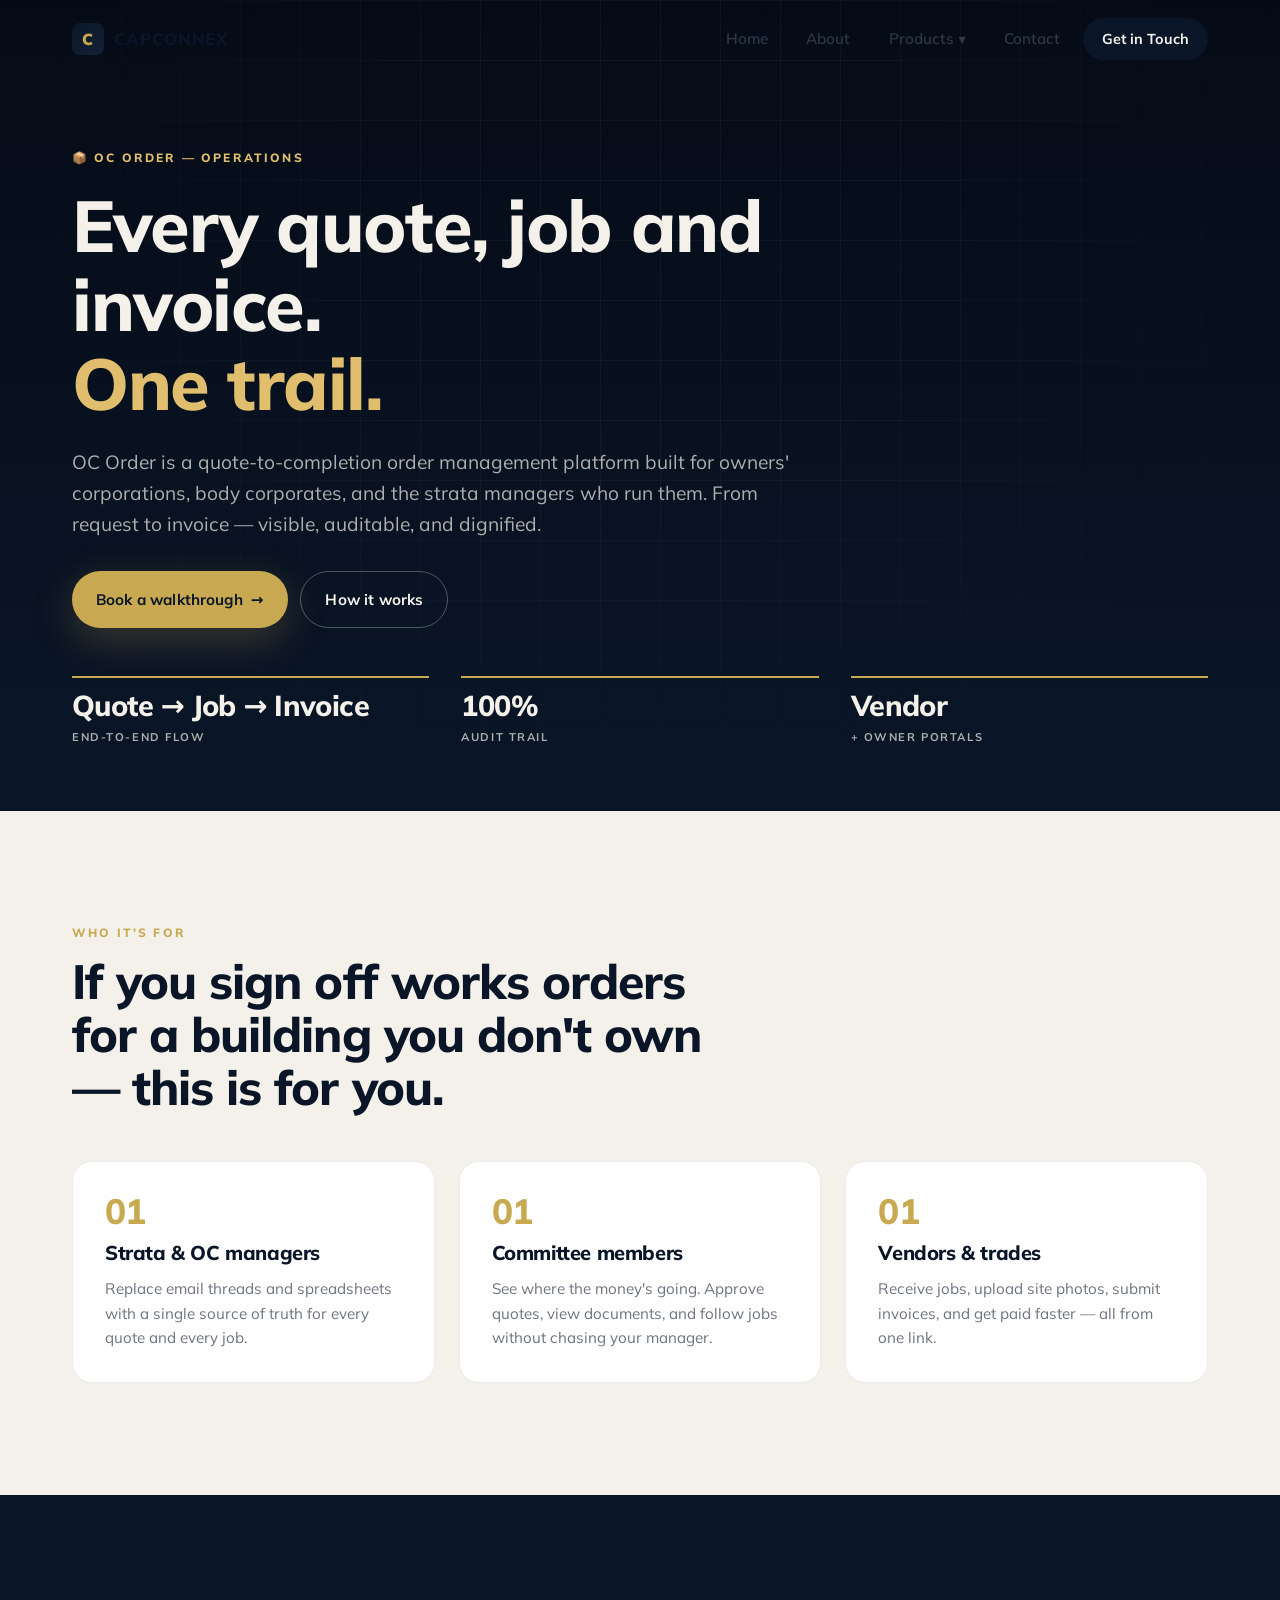
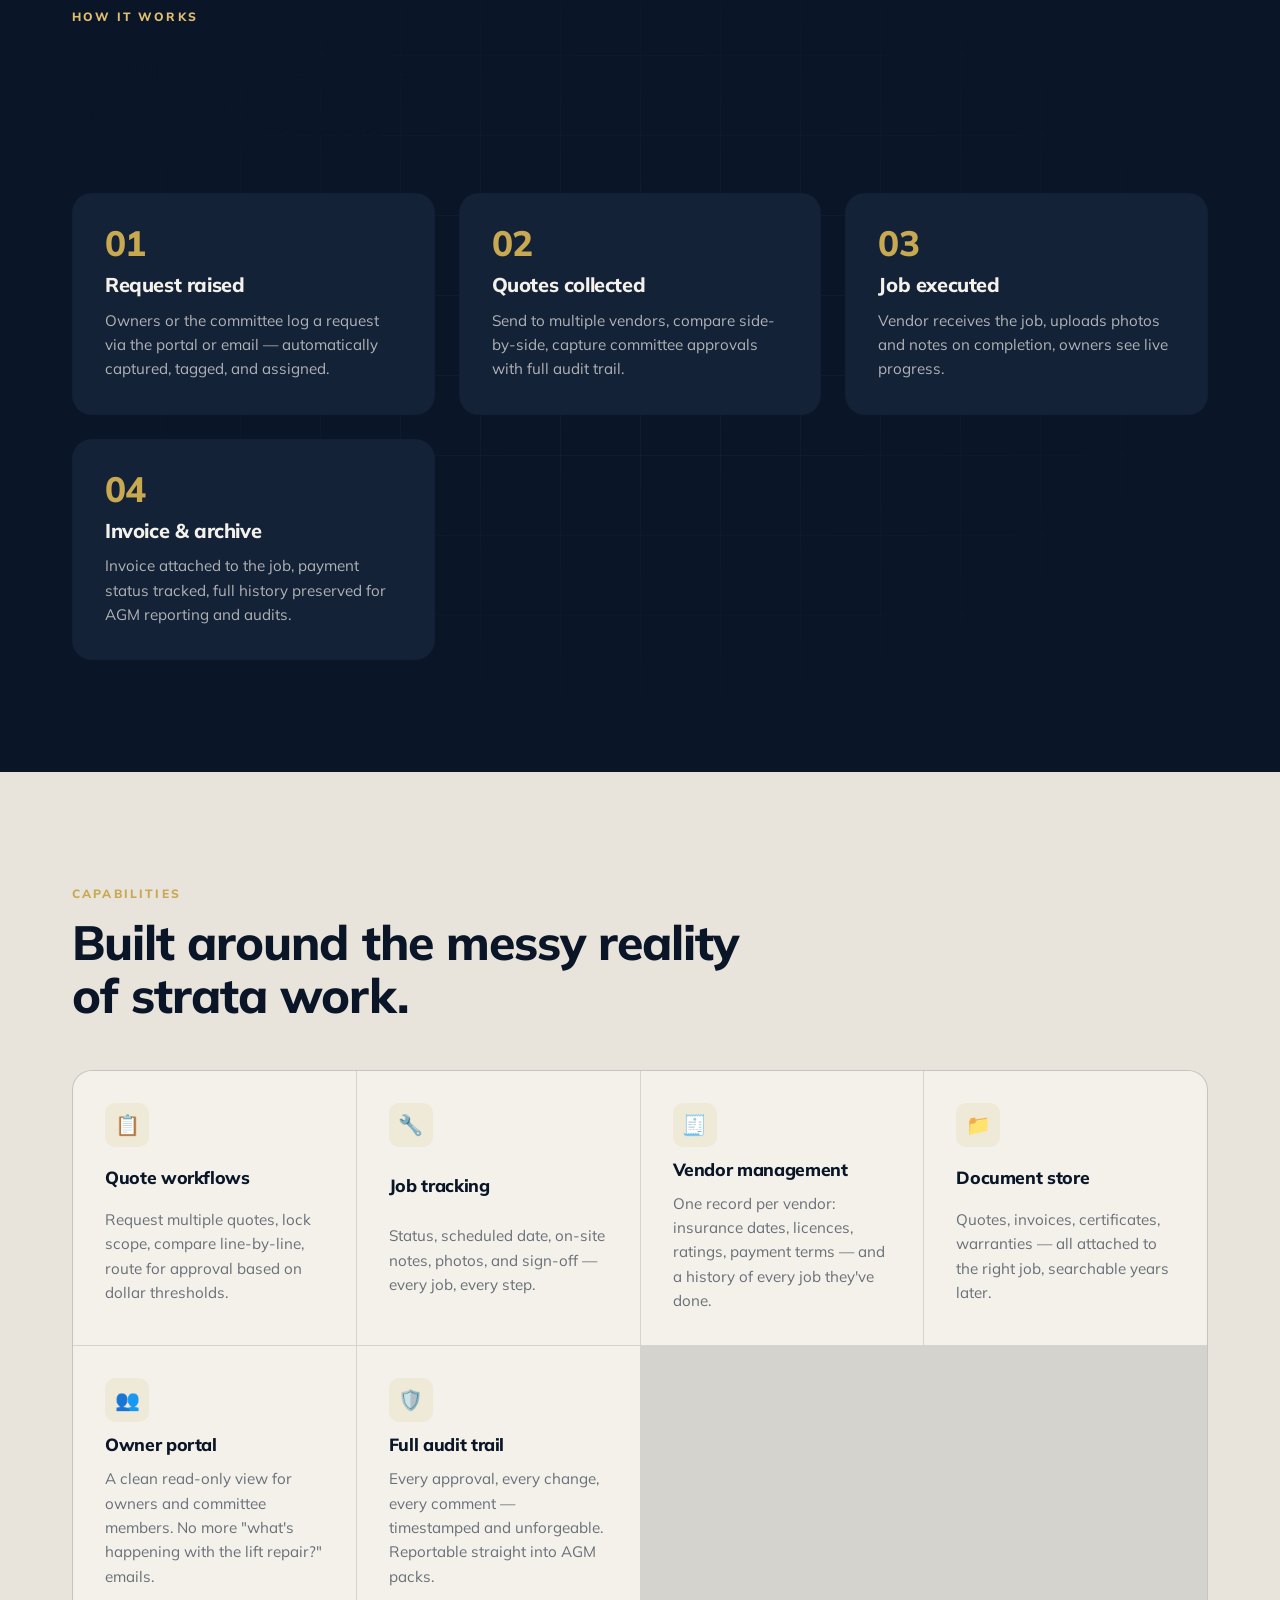
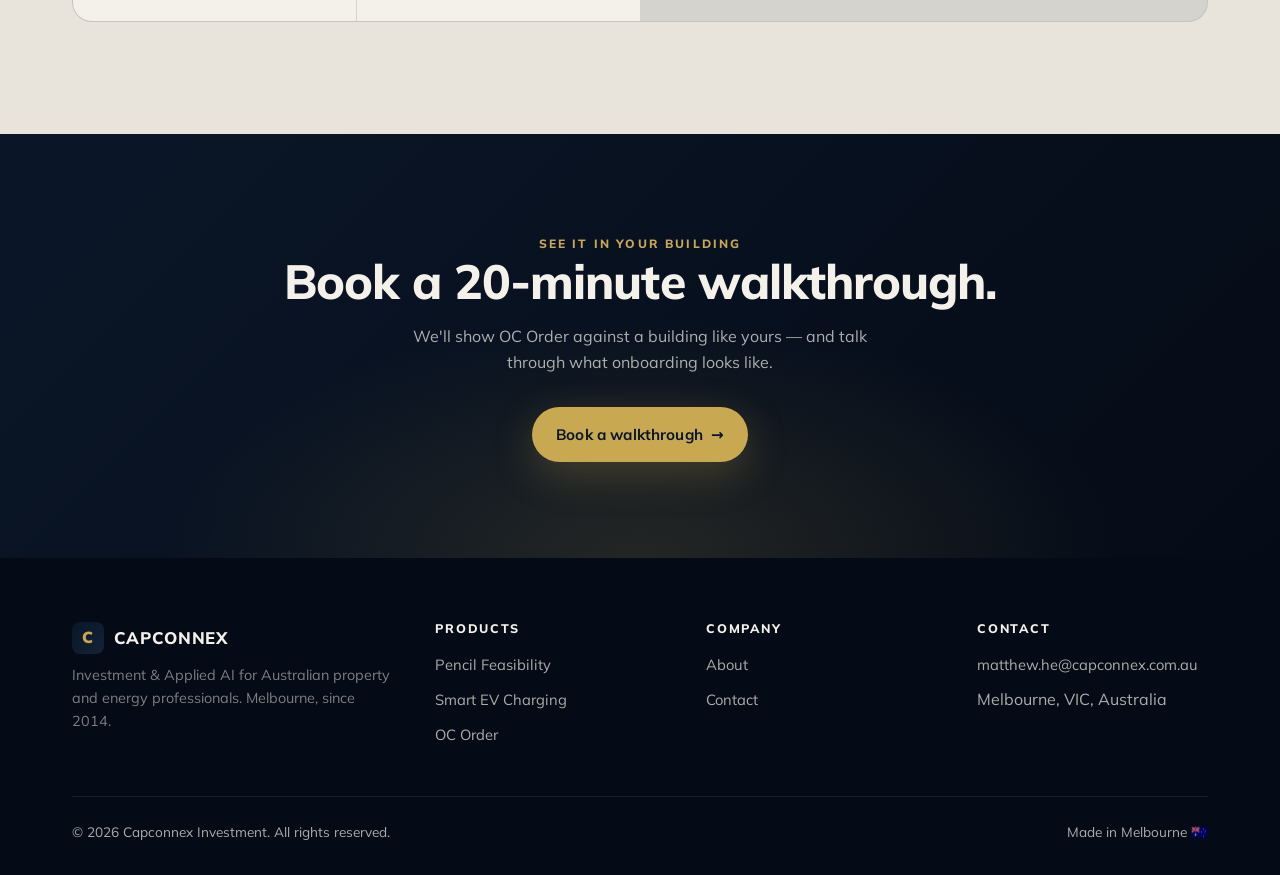
<file: static/ocorder.html>
<!DOCTYPE html>
<html lang="en">
<head>
  <meta charset="UTF-8">
  <meta name="viewport" content="width=device-width, initial-scale=1.0">
  <title>OC Order — Owners' Corporation Order Management | Capconnex</title>
  <meta name="description" content="OC Order: a quote-to-completion order management platform for owners' corporations. Vendors, jobs, documents, and an owner-facing portal.">
  <link rel="preconnect" href="https://fonts.googleapis.com">
  <link rel="preconnect" href="https://fonts.gstatic.com" crossorigin>
  <link href="https://fonts.googleapis.com/css2?family=Mulish:wght@400;600;700;800;900&display=swap" rel="stylesheet">
  <link rel="stylesheet" href="css/styles.css">
  <link rel="icon" type="image/svg+xml" href="assets/favicon.svg">
</head>
<body>

<nav class="nav" role="navigation" aria-label="Main">
  <div class="container nav-inner">
    <a class="nav-logo" href="index.html"><span class="logo-mark">C</span><span>CAPCONNEX</span></a>
    <div class="nav-links">
      <a class="nav-link" href="index.html">Home</a>
      <a class="nav-link" href="about.html">About</a>
      <div class="nav-dropdown">
        <button class="nav-link nav-dropdown-trigger" aria-haspopup="true" aria-expanded="false">Products <span class="caret">▼</span></button>
        <div class="nav-dropdown-menu" role="menu">
          <a class="nav-dropdown-item" href="pencil.html"><span class="item-title"><span class="item-icon">⌨</span> Pencil Feasibility</span><span class="item-desc">AI feasibility & margin modelling</span></a>
          <a class="nav-dropdown-item" href="ev-charging.html"><span class="item-title"><span class="item-icon">⚡</span> Smart EV Charging</span><span class="item-desc">Solar + battery + Tesla orchestration</span></a>
          <a class="nav-dropdown-item" href="ocorder.html"><span class="item-title"><span class="item-icon">📦</span> OC Order</span><span class="item-desc">Owners' corp order management</span></a>
        </div>
      </div>
      <a class="nav-link" href="contact.html">Contact</a>
      <a class="nav-cta" href="contact.html">Get in Touch</a>
    </div>
    <button class="nav-toggle" aria-label="Menu"><svg viewBox="0 0 24 24" fill="none" stroke-width="2" stroke-linecap="round"><path d="M4 7h16M4 12h16M4 17h16"/></svg></button>
  </div>
</nav>

<!-- ========== HERO ========== -->
<header class="product-hero">
  <div class="hero-grid"></div>
  <div class="container" style="position: relative; z-index: 2;">
    <div class="on-dark">
      <span class="eyebrow reveal">📦 OC Order — Operations</span>
      <h1 class="reveal" data-delay="100" style="margin-top: 1rem; max-width: 18ch;">
        Every quote, job and invoice.<br>
        <span style="color: var(--gold-bright);">One trail.</span>
      </h1>
      <p class="lead reveal" data-delay="200" style="margin-top: 1.5rem;">
        OC Order is a quote-to-completion order management platform built for owners' corporations,
        body corporates, and the strata managers who run them. From request to invoice — visible,
        auditable, and dignified.
      </p>
      <div class="hero-cta reveal" data-delay="300">
        <a class="btn btn-primary" href="contact.html">Book a walkthrough <span class="arrow">→</span></a>
        <a class="btn btn-secondary" href="#how">How it works</a>
      </div>

      <div class="product-stats reveal" data-delay="400">
        <div class="product-stat">
          <div class="stat-value">Quote → Job → Invoice</div>
          <div class="stat-label">End-to-end flow</div>
        </div>
        <div class="product-stat">
          <div class="stat-value" data-countup="100%">100%</div>
          <div class="stat-label">Audit trail</div>
        </div>
        <div class="product-stat">
          <div class="stat-value">Vendor</div>
          <div class="stat-label">+ owner portals</div>
        </div>
      </div>
    </div>
  </div>
</header>

<!-- ========== WHO IT'S FOR ========== -->
<section style="background: var(--cream-soft);">
  <div class="container">
    <div class="section-head reveal">
      <span class="eyebrow">Who it's for</span>
      <h2>If you sign off works orders for a building you don't own — this is for you.</h2>
    </div>

    <div style="display: grid; grid-template-columns: repeat(auto-fit, minmax(260px, 1fr)); gap: 1.5rem;">
      <div class="step reveal" style="background: var(--white);" data-delay="100">
        <h3>Strata &amp; OC managers</h3>
        <p style="color: var(--text-dim);">Replace email threads and spreadsheets with a single source of truth for every quote and every job.</p>
      </div>
      <div class="step reveal" style="background: var(--white);" data-delay="200">
        <h3>Committee members</h3>
        <p style="color: var(--text-dim);">See where the money's going. Approve quotes, view documents, and follow jobs without chasing your manager.</p>
      </div>
      <div class="step reveal" style="background: var(--white);" data-delay="300">
        <h3>Vendors &amp; trades</h3>
        <p style="color: var(--text-dim);">Receive jobs, upload site photos, submit invoices, and get paid faster — all from one link.</p>
      </div>
    </div>
  </div>
</section>

<!-- ========== HOW IT WORKS ========== -->
<section id="how" class="section-dark with-grain">
  <div class="container">
    <div class="section-head on-dark reveal">
      <span class="eyebrow">How it works</span>
      <h2>Four stages. Zero spreadsheets.</h2>
    </div>

    <div class="steps">
      <div class="step reveal" style="background: var(--navy-elev); color: var(--on-dark);" data-delay="100">
        <h3 style="color: var(--on-dark);">Request raised</h3>
        <p style="color: var(--on-dark-muted);">Owners or the committee log a request via the portal or email — automatically captured, tagged, and assigned.</p>
      </div>
      <div class="step reveal" style="background: var(--navy-elev); color: var(--on-dark);" data-delay="200">
        <h3 style="color: var(--on-dark);">Quotes collected</h3>
        <p style="color: var(--on-dark-muted);">Send to multiple vendors, compare side-by-side, capture committee approvals with full audit trail.</p>
      </div>
      <div class="step reveal" style="background: var(--navy-elev); color: var(--on-dark);" data-delay="300">
        <h3 style="color: var(--on-dark);">Job executed</h3>
        <p style="color: var(--on-dark-muted);">Vendor receives the job, uploads photos and notes on completion, owners see live progress.</p>
      </div>
      <div class="step reveal" style="background: var(--navy-elev); color: var(--on-dark);" data-delay="100">
        <h3 style="color: var(--on-dark);">Invoice &amp; archive</h3>
        <p style="color: var(--on-dark-muted);">Invoice attached to the job, payment status tracked, full history preserved for AGM reporting and audits.</p>
      </div>
    </div>
  </div>
</section>

<!-- ========== FEATURES ========== -->
<section>
  <div class="container">
    <div class="section-head reveal">
      <span class="eyebrow">Capabilities</span>
      <h2>Built around the messy reality of strata work.</h2>
    </div>

    <div class="feature-grid" style="background: var(--cream-line); border-color: var(--cream-line);">
      <div class="feature reveal" style="background: var(--cream-soft);" data-delay="100">
        <div class="feature-icon">📋</div>
        <h3 style="color: var(--navy);">Quote workflows</h3>
        <p style="color: var(--text-dim);">Request multiple quotes, lock scope, compare line-by-line, route for approval based on dollar thresholds.</p>
      </div>
      <div class="feature reveal" style="background: var(--cream-soft);" data-delay="200">
        <div class="feature-icon">🔧</div>
        <h3 style="color: var(--navy);">Job tracking</h3>
        <p style="color: var(--text-dim);">Status, scheduled date, on-site notes, photos, and sign-off — every job, every step.</p>
      </div>
      <div class="feature reveal" style="background: var(--cream-soft);" data-delay="300">
        <div class="feature-icon">🧾</div>
        <h3 style="color: var(--navy);">Vendor management</h3>
        <p style="color: var(--text-dim);">One record per vendor: insurance dates, licences, ratings, payment terms — and a history of every job they've done.</p>
      </div>
      <div class="feature reveal" style="background: var(--cream-soft);" data-delay="100">
        <div class="feature-icon">📁</div>
        <h3 style="color: var(--navy);">Document store</h3>
        <p style="color: var(--text-dim);">Quotes, invoices, certificates, warranties — all attached to the right job, searchable years later.</p>
      </div>
      <div class="feature reveal" style="background: var(--cream-soft);" data-delay="200">
        <div class="feature-icon">👥</div>
        <h3 style="color: var(--navy);">Owner portal</h3>
        <p style="color: var(--text-dim);">A clean read-only view for owners and committee members. No more "what's happening with the lift repair?" emails.</p>
      </div>
      <div class="feature reveal" style="background: var(--cream-soft);" data-delay="300">
        <div class="feature-icon">🛡️</div>
        <h3 style="color: var(--navy);">Full audit trail</h3>
        <p style="color: var(--text-dim);">Every approval, every change, every comment — timestamped and unforgeable. Reportable straight into AGM packs.</p>
      </div>
    </div>
  </div>
</section>

<!-- ========== CTA ========== -->
<section class="cta-band">
  <div class="container">
    <div class="reveal">
      <span class="eyebrow">See it in your building</span>
      <h2>Book a 20-minute walkthrough.</h2>
      <p>We'll show OC Order against a building like yours — and talk through what onboarding looks like.</p>
      <a class="btn btn-primary" href="contact.html">Book a walkthrough <span class="arrow">→</span></a>
    </div>
  </div>
</section>

<!-- ========== FOOTER ========== -->
<footer class="footer">
  <div class="container">
    <div class="footer-grid">
      <div>
        <div class="nav-logo" style="color: var(--on-dark);"><span class="logo-mark">C</span><span>CAPCONNEX</span></div>
        <p class="footer-tag">Investment &amp; Applied AI for Australian property and energy professionals. Melbourne, since 2014.</p>
      </div>
      <div><h4>Products</h4><ul><li><a href="pencil.html">Pencil Feasibility</a></li><li><a href="ev-charging.html">Smart EV Charging</a></li><li><a href="ocorder.html">OC Order</a></li></ul></div>
      <div><h4>Company</h4><ul><li><a href="about.html">About</a></li><li><a href="contact.html">Contact</a></li></ul></div>
      <div><h4>Contact</h4><ul><li><a href="mailto:matthew.he@capconnex.com.au">matthew.he@capconnex.com.au</a></li><li>Melbourne, VIC, Australia</li></ul></div>
    </div>
    <div class="footer-bottom">
      <div>© <span data-year>2026</span> Capconnex Investment. All rights reserved.</div>
      <div>Made in Melbourne 🇦🇺</div>
    </div>
  </div>
</footer>

<script src="js/main.js" defer></script>
</body>
</html>
</file>
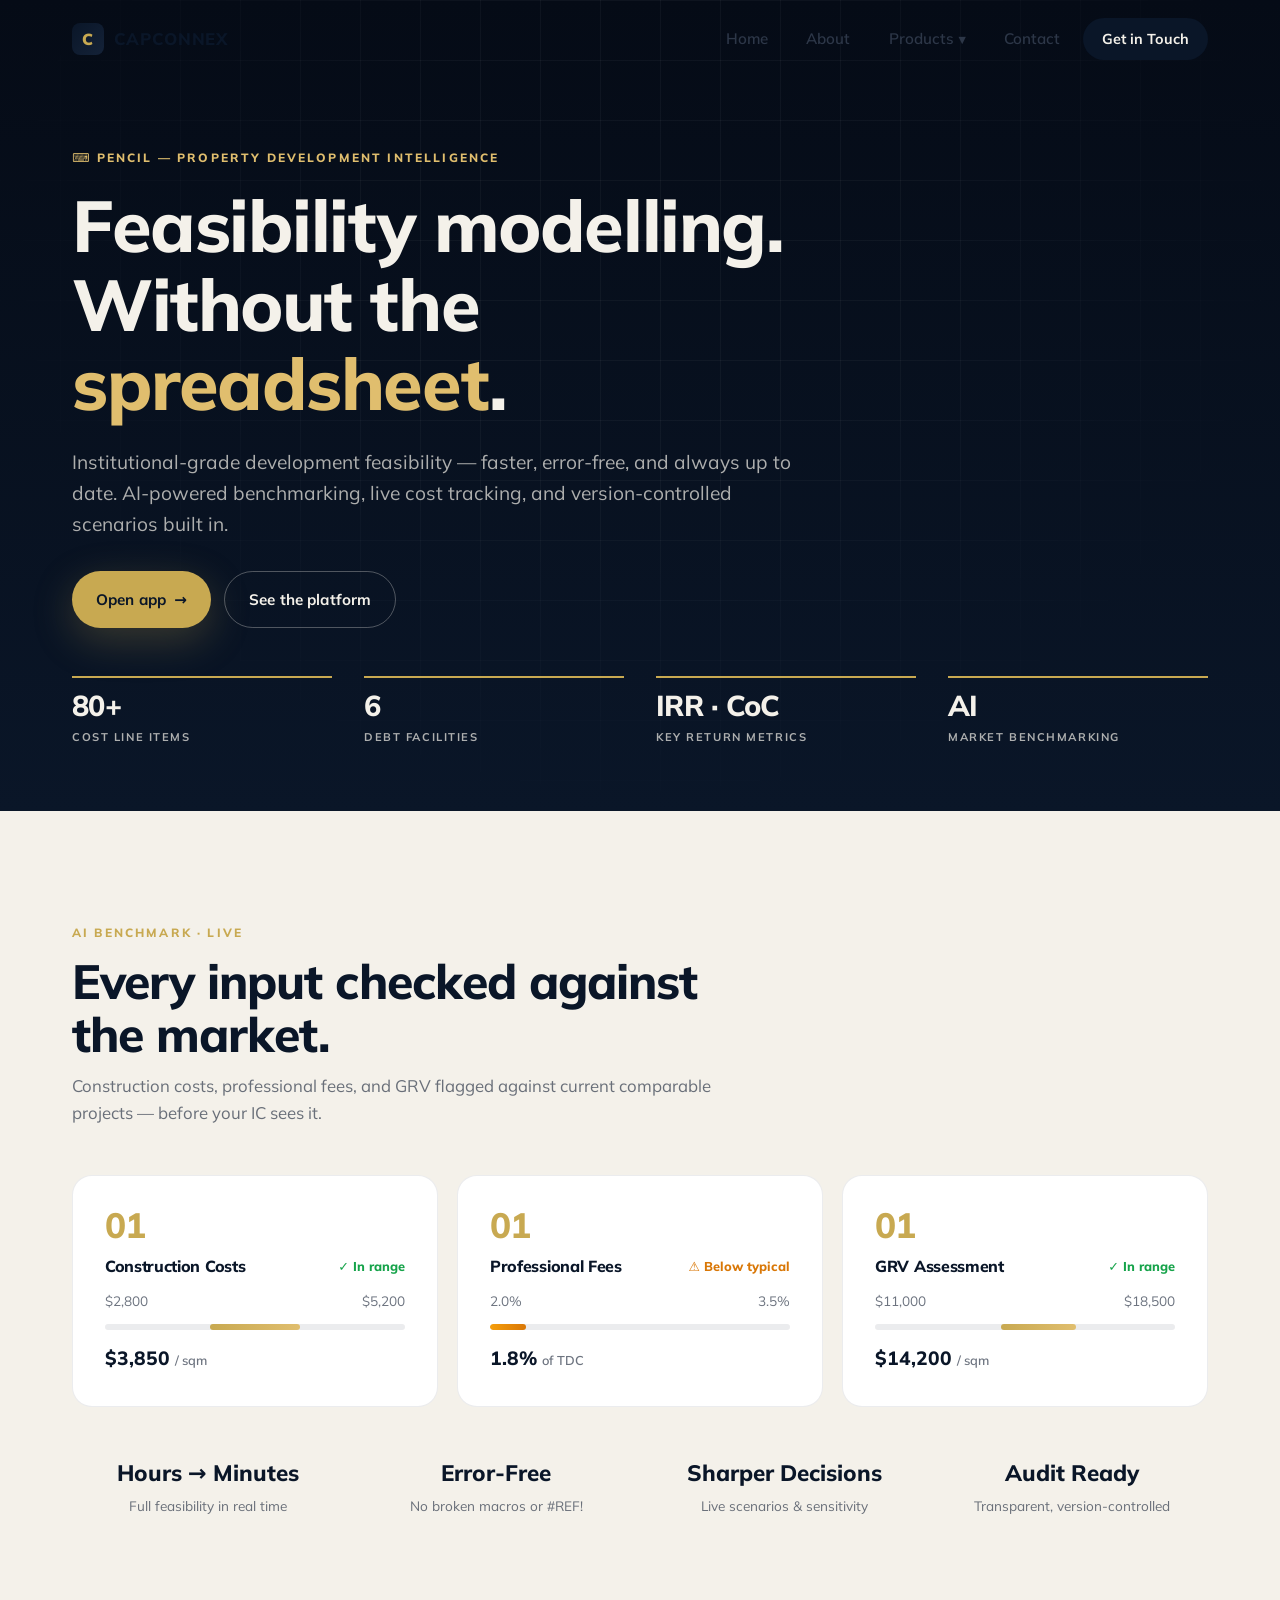
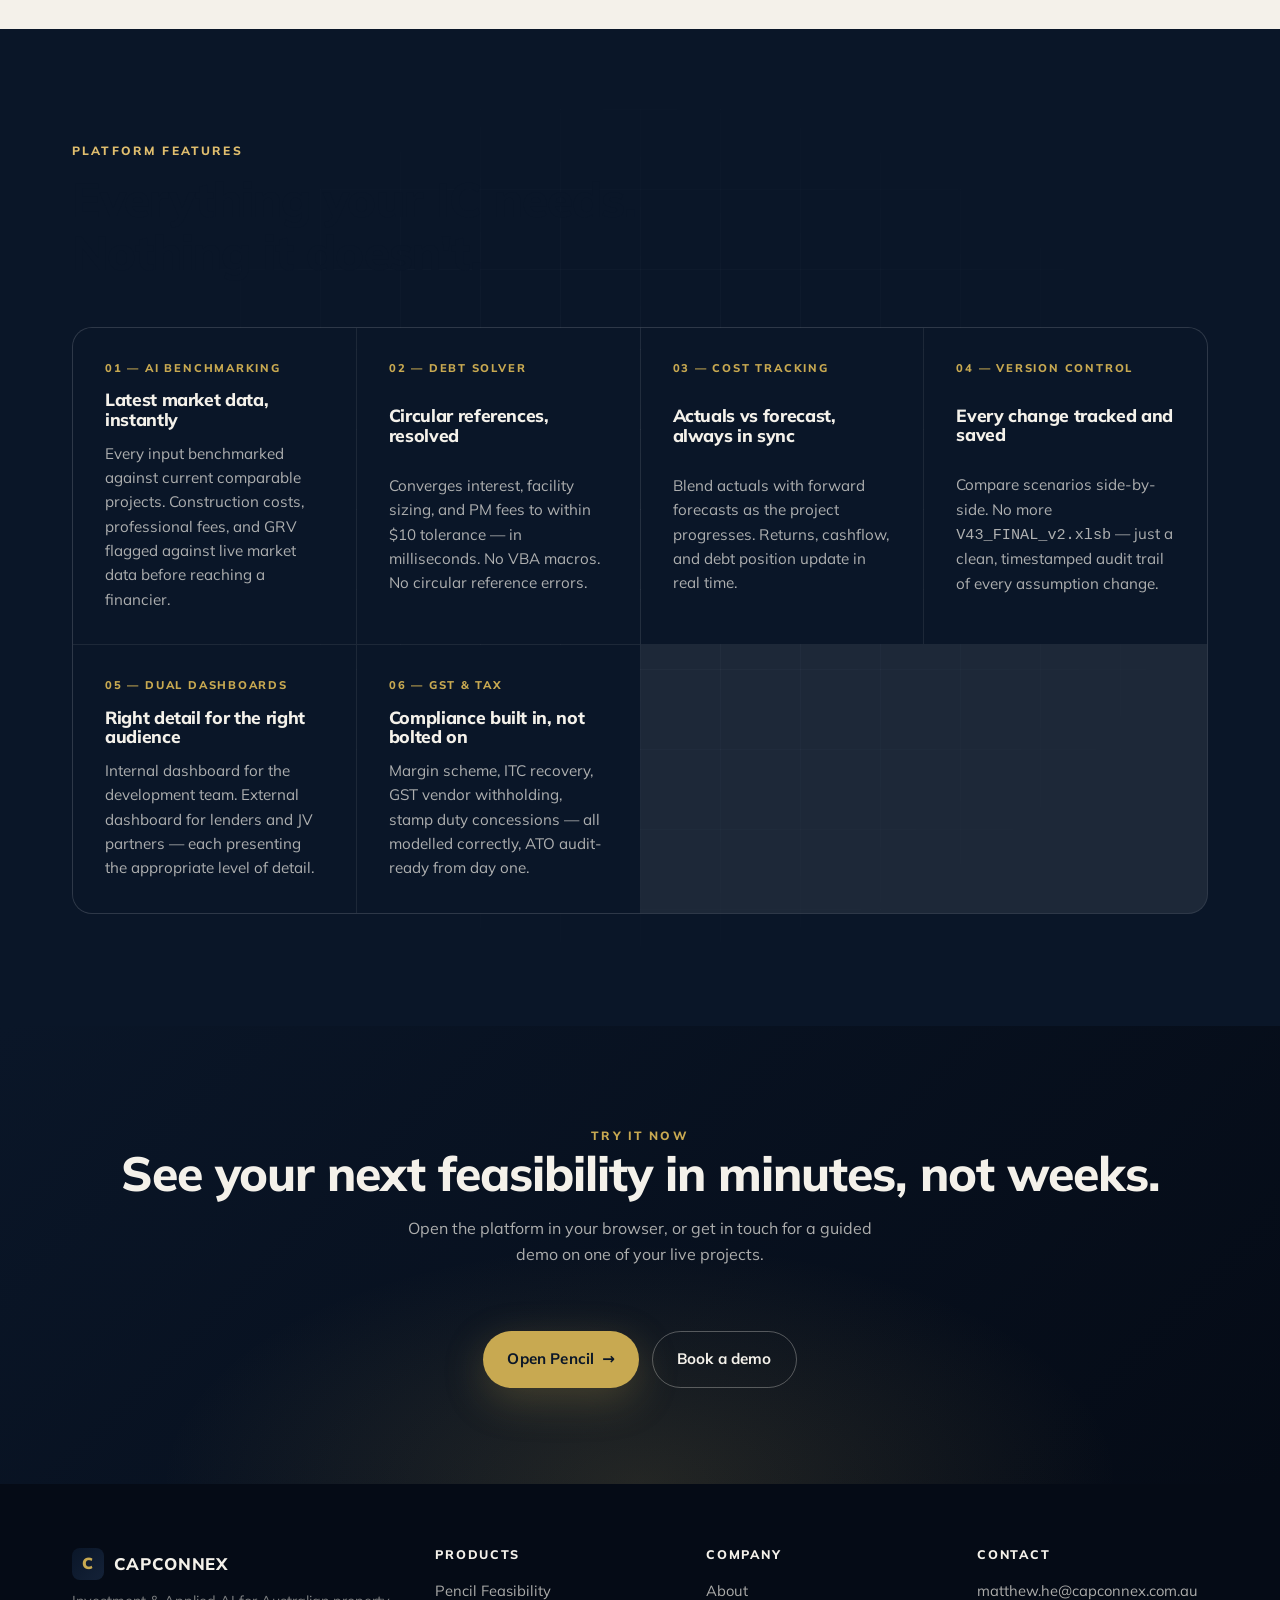
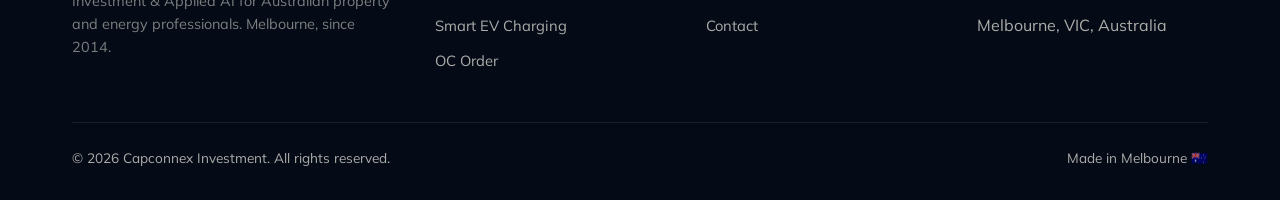
<file: static/pencil.html>
<!DOCTYPE html>
<html lang="en">
<head>
  <meta charset="UTF-8">
  <meta name="viewport" content="width=device-width, initial-scale=1.0">
  <title>Pencil Feasibility — Property Development Intelligence | Capconnex</title>
  <meta name="description" content="Pencil — institutional-grade development feasibility, AI-benchmarked, version-controlled, error-free. By Capconnex.">
  <link rel="preconnect" href="https://fonts.googleapis.com">
  <link rel="preconnect" href="https://fonts.gstatic.com" crossorigin>
  <link href="https://fonts.googleapis.com/css2?family=Mulish:wght@400;600;700;800;900&display=swap" rel="stylesheet">
  <link rel="stylesheet" href="css/styles.css">
  <link rel="icon" type="image/svg+xml" href="assets/favicon.svg">
</head>
<body>

<nav class="nav" role="navigation" aria-label="Main">
  <div class="container nav-inner">
    <a class="nav-logo" href="index.html"><span class="logo-mark">C</span><span>CAPCONNEX</span></a>
    <div class="nav-links">
      <a class="nav-link" href="index.html">Home</a>
      <a class="nav-link" href="about.html">About</a>
      <div class="nav-dropdown">
        <button class="nav-link nav-dropdown-trigger" aria-haspopup="true" aria-expanded="false">Products <span class="caret">▼</span></button>
        <div class="nav-dropdown-menu" role="menu">
          <a class="nav-dropdown-item" href="pencil.html"><span class="item-title"><span class="item-icon">⌨</span> Pencil Feasibility</span><span class="item-desc">AI feasibility & margin modelling</span></a>
          <a class="nav-dropdown-item" href="ev-charging.html"><span class="item-title"><span class="item-icon">⚡</span> Smart EV Charging</span><span class="item-desc">Solar + battery + Tesla orchestration</span></a>
          <a class="nav-dropdown-item" href="ocorder.html"><span class="item-title"><span class="item-icon">📦</span> OC Order</span><span class="item-desc">Owners' corp order management</span></a>
        </div>
      </div>
      <a class="nav-link" href="contact.html">Contact</a>
      <a class="nav-cta" href="contact.html">Get in Touch</a>
    </div>
    <button class="nav-toggle" aria-label="Menu"><svg viewBox="0 0 24 24" fill="none" stroke-width="2" stroke-linecap="round"><path d="M4 7h16M4 12h16M4 17h16"/></svg></button>
  </div>
</nav>

<!-- ========== HERO ========== -->
<header class="product-hero">
  <div class="hero-grid"></div>
  <div class="container" style="position: relative; z-index: 2;">
    <div class="on-dark">
      <span class="eyebrow reveal">⌨ Pencil — Property Development Intelligence</span>
      <h1 class="reveal" data-delay="100" style="margin-top: 1rem; max-width: 18ch;">
        Feasibility modelling. <br>
        Without the <span style="color: var(--gold-bright);">spreadsheet</span>.
      </h1>
      <p class="lead reveal" data-delay="200" style="margin-top: 1.5rem;">
        Institutional-grade development feasibility — faster, error-free, and always up to date.
        AI-powered benchmarking, live cost tracking, and version-controlled scenarios built in.
      </p>
      <div class="hero-cta reveal" data-delay="300">
        <a class="btn btn-primary" href="https://pencil.capconnex.com.au" target="_blank" rel="noopener">
          Open app <span class="arrow">→</span>
        </a>
        <a class="btn btn-secondary" href="#features">See the platform</a>
      </div>

      <div class="product-stats reveal" data-delay="400">
        <div class="product-stat">
          <div class="stat-value" data-countup="80+">80+</div>
          <div class="stat-label">Cost line items</div>
        </div>
        <div class="product-stat">
          <div class="stat-value" data-countup="6">6</div>
          <div class="stat-label">Debt facilities</div>
        </div>
        <div class="product-stat">
          <div class="stat-value">IRR · CoC</div>
          <div class="stat-label">Key return metrics</div>
        </div>
        <div class="product-stat">
          <div class="stat-value">AI</div>
          <div class="stat-label">Market benchmarking</div>
        </div>
      </div>
    </div>
  </div>
</header>

<!-- ========== AI BENCHMARK PREVIEW ========== -->
<section style="background: var(--cream-soft);">
  <div class="container">
    <div class="section-head reveal">
      <span class="eyebrow">AI Benchmark · live</span>
      <h2>Every input checked against the market.</h2>
      <p>Construction costs, professional fees, and GRV flagged against current comparable projects — before your IC sees it.</p>
    </div>

    <div style="display: grid; grid-template-columns: repeat(auto-fit, minmax(260px, 1fr)); gap: 1.2rem;">
      <div class="step reveal" style="background: var(--white);" data-delay="100">
        <div style="display: flex; justify-content: space-between; align-items: center;">
          <h3 style="font-size: 1rem;">Construction Costs</h3>
          <span style="color: #16a34a; font-size: 0.8rem; font-weight: 800;">✓ In range</span>
        </div>
        <div style="display: flex; justify-content: space-between; font-size: 0.85rem; color: var(--text-dim);">
          <span>$2,800</span><span>$5,200</span>
        </div>
        <div style="height: 6px; border-radius: 99px; background: var(--cream-line); position: relative; overflow: hidden;">
          <div style="position: absolute; left: 35%; width: 30%; height: 100%; background: linear-gradient(90deg, var(--gold), var(--gold-bright)); border-radius: inherit;"></div>
        </div>
        <div style="font-size: 1.2rem; font-weight: 800; color: var(--navy);">$3,850 <span style="font-size: 0.8rem; font-weight: 600; color: var(--text-dim);">/ sqm</span></div>
      </div>

      <div class="step reveal" style="background: var(--white);" data-delay="200">
        <div style="display: flex; justify-content: space-between; align-items: center;">
          <h3 style="font-size: 1rem;">Professional Fees</h3>
          <span style="color: #d97706; font-size: 0.8rem; font-weight: 800;">⚠ Below typical</span>
        </div>
        <div style="display: flex; justify-content: space-between; font-size: 0.85rem; color: var(--text-dim);">
          <span>2.0%</span><span>3.5%</span>
        </div>
        <div style="height: 6px; border-radius: 99px; background: var(--cream-line); position: relative; overflow: hidden;">
          <div style="position: absolute; left: 0; width: 12%; height: 100%; background: linear-gradient(90deg, #f59e0b, #d97706); border-radius: inherit;"></div>
        </div>
        <div style="font-size: 1.2rem; font-weight: 800; color: var(--navy);">1.8% <span style="font-size: 0.8rem; font-weight: 600; color: var(--text-dim);">of TDC</span></div>
      </div>

      <div class="step reveal" style="background: var(--white);" data-delay="300">
        <div style="display: flex; justify-content: space-between; align-items: center;">
          <h3 style="font-size: 1rem;">GRV Assessment</h3>
          <span style="color: #16a34a; font-size: 0.8rem; font-weight: 800;">✓ In range</span>
        </div>
        <div style="display: flex; justify-content: space-between; font-size: 0.85rem; color: var(--text-dim);">
          <span>$11,000</span><span>$18,500</span>
        </div>
        <div style="height: 6px; border-radius: 99px; background: var(--cream-line); position: relative; overflow: hidden;">
          <div style="position: absolute; left: 42%; width: 25%; height: 100%; background: linear-gradient(90deg, var(--gold), var(--gold-bright)); border-radius: inherit;"></div>
        </div>
        <div style="font-size: 1.2rem; font-weight: 800; color: var(--navy);">$14,200 <span style="font-size: 0.8rem; font-weight: 600; color: var(--text-dim);">/ sqm</span></div>
      </div>
    </div>

    <div style="display: grid; grid-template-columns: repeat(auto-fit, minmax(180px, 1fr)); gap: 1rem; margin-top: 3rem; text-align: center;">
      <div class="reveal" data-delay="100"><div style="font-size: 1.4rem; font-weight: 800; color: var(--navy);">Hours → Minutes</div><div style="font-size: 0.85rem; color: var(--text-dim); margin-top: 0.3rem;">Full feasibility in real time</div></div>
      <div class="reveal" data-delay="200"><div style="font-size: 1.4rem; font-weight: 800; color: var(--navy);">Error-Free</div><div style="font-size: 0.85rem; color: var(--text-dim); margin-top: 0.3rem;">No broken macros or #REF!</div></div>
      <div class="reveal" data-delay="300"><div style="font-size: 1.4rem; font-weight: 800; color: var(--navy);">Sharper Decisions</div><div style="font-size: 0.85rem; color: var(--text-dim); margin-top: 0.3rem;">Live scenarios & sensitivity</div></div>
      <div class="reveal" data-delay="400"><div style="font-size: 1.4rem; font-weight: 800; color: var(--navy);">Audit Ready</div><div style="font-size: 0.85rem; color: var(--text-dim); margin-top: 0.3rem;">Transparent, version-controlled</div></div>
    </div>
  </div>
</section>

<!-- ========== FEATURES ========== -->
<section id="features" class="section-dark with-grain">
  <div class="container">
    <div class="section-head on-dark reveal">
      <span class="eyebrow">Platform features</span>
      <h2>Everything your IC needs.<br>Nothing it doesn't.</h2>
    </div>

    <div class="feature-grid">
      <div class="feature reveal" data-delay="100">
        <span class="feature-num">01 — AI Benchmarking</span>
        <h3>Latest market data, instantly</h3>
        <p>Every input benchmarked against current comparable projects. Construction costs, professional fees, and GRV flagged against live market data before reaching a financier.</p>
      </div>
      <div class="feature reveal" data-delay="200">
        <span class="feature-num">02 — Debt Solver</span>
        <h3>Circular references, resolved</h3>
        <p>Converges interest, facility sizing, and PM fees to within $10 tolerance — in milliseconds. No VBA macros. No circular reference errors.</p>
      </div>
      <div class="feature reveal" data-delay="300">
        <span class="feature-num">03 — Cost Tracking</span>
        <h3>Actuals vs forecast, always in sync</h3>
        <p>Blend actuals with forward forecasts as the project progresses. Returns, cashflow, and debt position update in real time.</p>
      </div>
      <div class="feature reveal" data-delay="100">
        <span class="feature-num">04 — Version Control</span>
        <h3>Every change tracked and saved</h3>
        <p>Compare scenarios side-by-side. No more <code>V43_FINAL_v2.xlsb</code> — just a clean, timestamped audit trail of every assumption change.</p>
      </div>
      <div class="feature reveal" data-delay="200">
        <span class="feature-num">05 — Dual Dashboards</span>
        <h3>Right detail for the right audience</h3>
        <p>Internal dashboard for the development team. External dashboard for lenders and JV partners — each presenting the appropriate level of detail.</p>
      </div>
      <div class="feature reveal" data-delay="300">
        <span class="feature-num">06 — GST &amp; Tax</span>
        <h3>Compliance built in, not bolted on</h3>
        <p>Margin scheme, ITC recovery, GST vendor withholding, stamp duty concessions — all modelled correctly, ATO audit-ready from day one.</p>
      </div>
    </div>
  </div>
</section>

<!-- ========== CTA ========== -->
<section class="cta-band">
  <div class="container">
    <div class="reveal">
      <span class="eyebrow">Try it now</span>
      <h2>See your next feasibility in minutes, not weeks.</h2>
      <p>Open the platform in your browser, or get in touch for a guided demo on one of your live projects.</p>
      <div class="hero-cta" style="justify-content: center;">
        <a class="btn btn-primary" href="https://pencil.capconnex.com.au" target="_blank" rel="noopener">Open Pencil <span class="arrow">→</span></a>
        <a class="btn btn-secondary" href="contact.html">Book a demo</a>
      </div>
    </div>
  </div>
</section>

<!-- ========== FOOTER ========== -->
<footer class="footer">
  <div class="container">
    <div class="footer-grid">
      <div>
        <div class="nav-logo" style="color: var(--on-dark);"><span class="logo-mark">C</span><span>CAPCONNEX</span></div>
        <p class="footer-tag">Investment &amp; Applied AI for Australian property and energy professionals. Melbourne, since 2014.</p>
      </div>
      <div><h4>Products</h4><ul><li><a href="pencil.html">Pencil Feasibility</a></li><li><a href="ev-charging.html">Smart EV Charging</a></li><li><a href="ocorder.html">OC Order</a></li></ul></div>
      <div><h4>Company</h4><ul><li><a href="about.html">About</a></li><li><a href="contact.html">Contact</a></li></ul></div>
      <div><h4>Contact</h4><ul><li><a href="mailto:matthew.he@capconnex.com.au">matthew.he@capconnex.com.au</a></li><li>Melbourne, VIC, Australia</li></ul></div>
    </div>
    <div class="footer-bottom">
      <div>© <span data-year>2026</span> Capconnex Investment. All rights reserved.</div>
      <div>Made in Melbourne 🇦🇺</div>
    </div>
  </div>
</footer>

<script src="js/main.js" defer></script>
</body>
</html>
</file>
<file: static/css/styles.css>
/* ========================================
   Capconnex — Design System
   Brand: navy + gold + cream, Mulish
   ======================================== */

:root {
  /* Colors */
  --navy: #0A1628;
  --navy-deep: #050B16;
  --navy-elev: #142238;
  --navy-line: rgba(255, 255, 255, 0.08);

  --gold: #C8A951;
  --gold-bright: #E0BE6E;
  --gold-dim: rgba(200, 169, 81, 0.18);

  --cream: #E8E4DC;
  --cream-soft: #F4F1EA;
  --cream-line: rgba(10, 22, 40, 0.08);

  --text: #2D3748;
  --text-muted: #718096;
  --text-dim: rgba(45, 55, 72, 0.7);

  --on-dark: #F4F1EA;
  --on-dark-muted: rgba(244, 241, 234, 0.7);
  --on-dark-dim: rgba(244, 241, 234, 0.5);

  --white: #FFFFFF;

  /* Spacing */
  --container: 1200px;
  --gutter: clamp(1rem, 4vw, 2rem);

  /* Radii */
  --r-sm: 6px;
  --r-md: 12px;
  --r-lg: 20px;
  --r-xl: 28px;

  /* Shadows */
  --shadow-sm: 0 2px 10px rgba(10, 22, 40, 0.08);
  --shadow-md: 0 12px 40px rgba(10, 22, 40, 0.12);
  --shadow-lg: 0 30px 80px rgba(10, 22, 40, 0.18);
  --shadow-gold: 0 12px 40px rgba(200, 169, 81, 0.25);

  /* Motion */
  --ease: cubic-bezier(0.22, 0.61, 0.36, 1);
  --ease-out: cubic-bezier(0.16, 1, 0.3, 1);
  --dur-fast: 200ms;
  --dur: 400ms;
  --dur-slow: 700ms;
}

/* ---------- Reset ---------- */
*, *::before, *::after { box-sizing: border-box; }
html { scroll-behavior: smooth; -webkit-text-size-adjust: 100%; }
body {
  margin: 0;
  font-family: 'Mulish', -apple-system, system-ui, 'Segoe UI', Helvetica, Arial, sans-serif;
  background: var(--cream);
  color: var(--text);
  font-size: 16px;
  line-height: 1.6;
  -webkit-font-smoothing: antialiased;
  -moz-osx-font-smoothing: grayscale;
  text-rendering: optimizeLegibility;
  overflow-x: hidden;
}
img, svg { display: block; max-width: 100%; height: auto; }
a { color: inherit; text-decoration: none; }
button { font: inherit; border: 0; background: transparent; cursor: pointer; color: inherit; }

/* ---------- Layout ---------- */
.container {
  width: 100%;
  max-width: var(--container);
  margin-inline: auto;
  padding-inline: var(--gutter);
}

section { padding-block: clamp(4rem, 9vw, 7rem); }

/* ---------- Typography ---------- */
h1, h2, h3, h4 { font-weight: 800; letter-spacing: -0.02em; line-height: 1.1; margin: 0; color: var(--navy); }
h1 { font-size: clamp(2.5rem, 6vw, 4.5rem); }
h2 { font-size: clamp(2rem, 4.5vw, 3rem); }
h3 { font-size: clamp(1.25rem, 2.5vw, 1.5rem); }
h4 { font-size: 1.125rem; }
p { margin: 0; }

.eyebrow {
  font-size: 0.75rem;
  font-weight: 800;
  letter-spacing: 0.18em;
  text-transform: uppercase;
  color: var(--gold);
  display: inline-block;
}
.on-dark .eyebrow { color: var(--gold-bright); }

.lead {
  font-size: clamp(1.05rem, 1.6vw, 1.2rem);
  line-height: 1.6;
  color: var(--text-dim);
  max-width: 60ch;
}
.on-dark .lead { color: var(--on-dark-muted); }

/* ---------- Buttons ---------- */
.btn {
  display: inline-flex;
  align-items: center;
  gap: 0.5rem;
  padding: 0.95rem 1.5rem;
  font-weight: 700;
  font-size: 0.95rem;
  border-radius: 999px;
  transition: transform var(--dur-fast) var(--ease),
              box-shadow var(--dur-fast) var(--ease),
              background var(--dur-fast) var(--ease),
              color var(--dur-fast) var(--ease);
  white-space: nowrap;
  letter-spacing: 0.01em;
}
.btn-primary {
  background: var(--gold);
  color: var(--navy);
  box-shadow: var(--shadow-gold);
}
.btn-primary:hover { background: var(--gold-bright); transform: translateY(-2px); }
.btn-secondary {
  background: transparent;
  color: var(--on-dark);
  border: 1px solid rgba(244, 241, 234, 0.3);
}
.btn-secondary:hover { border-color: var(--gold); color: var(--gold-bright); }
.btn-ghost { color: var(--navy); border: 1px solid var(--cream-line); }
.btn-ghost:hover { border-color: var(--navy); }
.btn .arrow { transition: transform var(--dur-fast) var(--ease); }
.btn:hover .arrow { transform: translateX(4px); }

/* ---------- Navigation ---------- */
.nav {
  position: fixed;
  top: 0;
  left: 0;
  right: 0;
  z-index: 50;
  transition: background var(--dur) var(--ease), border-color var(--dur) var(--ease), backdrop-filter var(--dur) var(--ease);
  border-bottom: 1px solid transparent;
}
.nav.scrolled {
  background: rgba(244, 241, 234, 0.85);
  backdrop-filter: saturate(180%) blur(20px);
  -webkit-backdrop-filter: saturate(180%) blur(20px);
  border-bottom-color: var(--cream-line);
}
.nav-inner {
  display: flex;
  align-items: center;
  justify-content: space-between;
  padding-block: 1.1rem;
}
.nav-logo {
  display: flex;
  align-items: center;
  gap: 0.6rem;
  font-weight: 800;
  font-size: 1.05rem;
  letter-spacing: 0.04em;
  color: var(--navy);
}
.nav-logo .logo-mark {
  width: 32px; height: 32px;
  background: linear-gradient(135deg, var(--navy), var(--navy-elev));
  border-radius: 8px;
  display: grid; place-items: center;
  color: var(--gold);
  font-weight: 900;
  font-size: 1rem;
}
.nav-links {
  display: flex;
  align-items: center;
  gap: 0.4rem;
}
.nav-link {
  position: relative;
  padding: 0.6rem 1rem;
  font-weight: 600;
  font-size: 0.95rem;
  color: var(--text);
  border-radius: 999px;
  transition: color var(--dur-fast) var(--ease), background var(--dur-fast) var(--ease);
}
.nav-link:hover, .nav-link.active { color: var(--navy); background: rgba(10, 22, 40, 0.06); }

.nav-dropdown { position: relative; }
.nav-dropdown-trigger { display: inline-flex; align-items: center; gap: 0.3rem; }
.nav-dropdown-trigger .caret { transition: transform var(--dur-fast) var(--ease); font-size: 0.6rem; }
.nav-dropdown:hover .caret, .nav-dropdown:focus-within .caret { transform: rotate(180deg); }

.nav-dropdown-menu {
  position: absolute;
  top: calc(100% + 0.4rem);
  left: 50%;
  transform: translateX(-50%) translateY(8px);
  min-width: 280px;
  background: rgba(244, 241, 234, 0.96);
  backdrop-filter: blur(20px);
  -webkit-backdrop-filter: blur(20px);
  border: 1px solid var(--cream-line);
  border-radius: var(--r-md);
  box-shadow: var(--shadow-md);
  padding: 0.5rem;
  opacity: 0;
  visibility: hidden;
  pointer-events: none;
  transition: opacity var(--dur-fast) var(--ease), transform var(--dur-fast) var(--ease), visibility 0s linear var(--dur-fast);
}
.nav-dropdown:hover .nav-dropdown-menu,
.nav-dropdown:focus-within .nav-dropdown-menu {
  opacity: 1;
  visibility: visible;
  pointer-events: auto;
  transform: translateX(-50%) translateY(0);
  transition: opacity var(--dur-fast) var(--ease), transform var(--dur-fast) var(--ease), visibility 0s linear 0s;
}
.nav-dropdown-item {
  display: block;
  padding: 0.7rem 0.9rem;
  border-radius: var(--r-sm);
  transition: background var(--dur-fast) var(--ease);
}
.nav-dropdown-item:hover { background: rgba(10, 22, 40, 0.06); }
.nav-dropdown-item .item-title {
  font-weight: 700;
  font-size: 0.95rem;
  color: var(--navy);
  display: flex;
  align-items: center;
  gap: 0.5rem;
}
.nav-dropdown-item .item-desc { font-size: 0.82rem; color: var(--text-dim); margin-top: 0.15rem; }
.nav-dropdown-item .item-icon { color: var(--gold); }

.nav-cta { background: var(--navy); color: var(--cream-soft); padding: 0.6rem 1.2rem; border-radius: 999px; font-weight: 700; font-size: 0.9rem; transition: background var(--dur-fast) var(--ease); }
.nav-cta:hover { background: var(--navy-elev); }

.nav-toggle { display: none; padding: 0.5rem; }
.nav-toggle svg { width: 24px; height: 24px; stroke: var(--navy); }

@media (max-width: 900px) {
  .nav-links { display: none; }
  .nav-toggle { display: block; }
  .nav.open .nav-links {
    display: flex;
    position: absolute;
    top: 100%;
    left: 1rem;
    right: 1rem;
    flex-direction: column;
    align-items: stretch;
    gap: 0.2rem;
    padding: 0.8rem;
    background: var(--cream-soft);
    border: 1px solid var(--cream-line);
    border-radius: var(--r-md);
    box-shadow: var(--shadow-md);
    margin-top: 0.5rem;
  }
  .nav.open .nav-dropdown-menu {
    position: static;
    transform: none;
    background: transparent;
    box-shadow: none;
    border: 0;
    padding: 0 0 0 1rem;
    opacity: 1; visibility: visible; pointer-events: auto;
    min-width: 0;
  }
}

/* ---------- Hero ---------- */
.hero {
  position: relative;
  min-height: min(96vh, 880px);
  padding-top: 8rem;
  padding-bottom: 5rem;
  background:
    radial-gradient(1200px 600px at 80% -10%, rgba(200, 169, 81, 0.15), transparent 60%),
    radial-gradient(900px 500px at 10% 100%, rgba(200, 169, 81, 0.08), transparent 60%),
    linear-gradient(180deg, var(--navy-deep) 0%, var(--navy) 100%);
  color: var(--on-dark);
  overflow: hidden;
}
.hero::before {
  content: '';
  position: absolute;
  inset: 0;
  background-image: url("data:image/svg+xml,%3Csvg viewBox='0 0 200 200' xmlns='http://www.w3.org/2000/svg'%3E%3Cfilter id='n'%3E%3CfeTurbulence type='fractalNoise' baseFrequency='0.9' numOctaves='2' /%3E%3C/filter%3E%3Crect width='100%25' height='100%25' filter='url(%23n)' opacity='0.4'/%3E%3C/svg%3E");
  opacity: 0.04;
  pointer-events: none;
  mix-blend-mode: overlay;
}
.hero-grid {
  position: absolute;
  inset: 0;
  background-image:
    linear-gradient(rgba(255, 255, 255, 0.04) 1px, transparent 1px),
    linear-gradient(90deg, rgba(255, 255, 255, 0.04) 1px, transparent 1px);
  background-size: 60px 60px;
  mask-image: radial-gradient(ellipse at 50% 30%, black 30%, transparent 75%);
  -webkit-mask-image: radial-gradient(ellipse at 50% 30%, black 30%, transparent 75%);
  pointer-events: none;
}
.hero h1 { color: var(--on-dark); max-width: 16ch; }
.hero h1 .accent { color: var(--gold-bright); }
.hero-inner { position: relative; z-index: 2; display: grid; gap: 2rem; }
.hero-content { max-width: 720px; }
.hero-content > * + * { margin-top: 1.5rem; }
.hero-cta { display: flex; flex-wrap: wrap; gap: 0.8rem; margin-top: 2rem; }

/* ---------- Stats strip (glass) ---------- */
.stats {
  margin-top: clamp(2.5rem, 5vw, 4rem);
  display: grid;
  grid-template-columns: repeat(auto-fit, minmax(180px, 1fr));
  gap: 1px;
  background: rgba(244, 241, 234, 0.08);
  border: 1px solid rgba(244, 241, 234, 0.12);
  border-radius: var(--r-lg);
  overflow: hidden;
  backdrop-filter: blur(20px);
  -webkit-backdrop-filter: blur(20px);
  position: relative;
  z-index: 2;
}
.stat {
  background: rgba(10, 22, 40, 0.5);
  padding: 1.5rem 1.25rem;
  text-align: left;
}
.stat-value {
  font-size: clamp(1.8rem, 3vw, 2.4rem);
  font-weight: 800;
  color: var(--gold-bright);
  line-height: 1;
  letter-spacing: -0.02em;
}
.stat-label {
  font-size: 0.7rem;
  font-weight: 700;
  letter-spacing: 0.14em;
  text-transform: uppercase;
  color: var(--on-dark-muted);
  margin-top: 0.6rem;
}

/* ---------- Section header ---------- */
.section-head { display: grid; gap: 0.8rem; max-width: 680px; margin-bottom: 3rem; }
.section-head h2 { color: var(--navy); }
.on-dark .section-head h2 { color: var(--on-dark); }
.section-head p { color: var(--text-dim); font-size: 1.05rem; }
.on-dark .section-head p { color: var(--on-dark-muted); }

/* ---------- Product cards (gradient border) ---------- */
.products {
  display: grid;
  gap: 1.5rem;
  grid-template-columns: repeat(auto-fit, minmax(340px, 1fr));
}
.product-card {
  position: relative;
  padding: 2.2rem 2rem;
  border-radius: var(--r-lg);
  background: var(--cream-soft);
  border: 1px solid var(--cream-line);
  transition: transform var(--dur) var(--ease), box-shadow var(--dur) var(--ease);
  overflow: hidden;
  display: flex;
  flex-direction: column;
  gap: 1.2rem;
}
.product-card::before {
  content: '';
  position: absolute;
  inset: -1px;
  border-radius: inherit;
  padding: 1px;
  background: linear-gradient(135deg, transparent 35%, var(--gold) 70%, transparent);
  -webkit-mask: linear-gradient(#000 0 0) content-box, linear-gradient(#000 0 0);
  mask: linear-gradient(#000 0 0) content-box, linear-gradient(#000 0 0);
  -webkit-mask-composite: xor;
  mask-composite: exclude;
  opacity: 0;
  transition: opacity var(--dur) var(--ease);
  pointer-events: none;
}
.product-card:hover { transform: translateY(-6px); box-shadow: var(--shadow-lg); }
.product-card:hover::before { opacity: 1; }
.product-icon {
  width: 52px;
  height: 52px;
  border-radius: 12px;
  background: linear-gradient(135deg, var(--navy), var(--navy-elev));
  color: var(--gold-bright);
  display: grid;
  place-items: center;
  font-size: 1.5rem;
  box-shadow: inset 0 0 0 1px rgba(200, 169, 81, 0.2);
}
.product-card h3 { font-size: 1.4rem; }
.product-features { list-style: none; padding: 0; margin: 0; display: grid; grid-template-columns: 1fr 1fr; gap: 0.5rem 1rem; }
.product-features li { font-size: 0.88rem; color: var(--text); display: flex; gap: 0.4rem; align-items: center; }
.product-features li::before { content: '✓'; color: var(--gold); font-weight: 800; }
.product-card-cta {
  margin-top: auto;
  display: inline-flex;
  align-items: center;
  gap: 0.5rem;
  font-weight: 700;
  color: var(--navy);
  font-size: 0.95rem;
}
.product-card-cta .arrow { transition: transform var(--dur-fast) var(--ease); }
.product-card:hover .product-card-cta .arrow { transform: translateX(4px); }

/* ---------- Feature grid (dark section) ---------- */
.section-dark { background: var(--navy); color: var(--on-dark); }
.section-dark.with-grain { position: relative; overflow: hidden; }
.section-dark.with-grain::before {
  content: '';
  position: absolute;
  inset: 0;
  background-image:
    linear-gradient(rgba(255, 255, 255, 0.04) 1px, transparent 1px),
    linear-gradient(90deg, rgba(255, 255, 255, 0.04) 1px, transparent 1px);
  background-size: 80px 80px;
  mask-image: radial-gradient(ellipse at 50% 50%, black 0%, transparent 70%);
  -webkit-mask-image: radial-gradient(ellipse at 50% 50%, black 0%, transparent 70%);
  pointer-events: none;
}
.section-dark .container { position: relative; z-index: 2; }

.feature-grid {
  display: grid;
  grid-template-columns: repeat(auto-fit, minmax(280px, 1fr));
  gap: 1px;
  background: var(--navy-line);
  border: 1px solid var(--navy-line);
  border-radius: var(--r-lg);
  overflow: hidden;
}
.feature {
  background: var(--navy);
  padding: 2rem;
  display: grid;
  gap: 0.8rem;
  transition: background var(--dur) var(--ease);
}
.feature:hover { background: var(--navy-elev); }
.feature-icon {
  width: 44px;
  height: 44px;
  border-radius: 10px;
  background: rgba(200, 169, 81, 0.12);
  color: var(--gold-bright);
  display: grid;
  place-items: center;
  font-size: 1.25rem;
}
.feature h3 { color: var(--on-dark); font-size: 1.1rem; }
.feature p { color: var(--on-dark-muted); font-size: 0.95rem; }
.feature .feature-num {
  font-size: 0.7rem;
  font-weight: 800;
  letter-spacing: 0.16em;
  color: var(--gold);
  text-transform: uppercase;
}

/* ---------- Process steps ---------- */
.steps {
  display: grid;
  grid-template-columns: repeat(auto-fit, minmax(280px, 1fr));
  gap: 1.5rem;
  counter-reset: step;
}
.step {
  background: var(--cream-soft);
  border: 1px solid var(--cream-line);
  border-radius: var(--r-lg);
  padding: 2rem;
  display: grid;
  gap: 0.8rem;
  position: relative;
}
.step::before {
  counter-increment: step;
  content: counter(step, decimal-leading-zero);
  font-size: 2.2rem;
  font-weight: 800;
  color: var(--gold);
  line-height: 1;
  letter-spacing: -0.02em;
  font-feature-settings: 'tnum';
}
.step h3 { color: var(--navy); font-size: 1.25rem; }
.step p { color: var(--text-dim); font-size: 0.95rem; }

/* ---------- CTA band ---------- */
.cta-band {
  background: linear-gradient(135deg, var(--navy) 0%, var(--navy-deep) 100%);
  color: var(--on-dark);
  padding-block: clamp(4rem, 8vw, 6rem);
  text-align: center;
  position: relative;
  overflow: hidden;
}
.cta-band::after {
  content: '';
  position: absolute;
  inset: 0;
  background: radial-gradient(800px 400px at 50% 100%, rgba(200, 169, 81, 0.15), transparent 60%);
  pointer-events: none;
}
.cta-band > .container { position: relative; z-index: 2; }
.cta-band h2 { color: var(--on-dark); }
.cta-band p { color: var(--on-dark-muted); max-width: 50ch; margin-inline: auto; margin-top: 1rem; }
.cta-band .btn { margin-top: 2rem; }

/* ---------- Footer ---------- */
.footer {
  background: var(--navy-deep);
  color: var(--on-dark-muted);
  padding-block: 4rem 2rem;
}
.footer-grid {
  display: grid;
  grid-template-columns: 1.4fr repeat(3, 1fr);
  gap: 2.5rem;
}
.footer h4 {
  color: var(--on-dark);
  font-size: 0.78rem;
  letter-spacing: 0.14em;
  text-transform: uppercase;
  margin-bottom: 1rem;
}
.footer ul { list-style: none; padding: 0; margin: 0; display: grid; gap: 0.6rem; }
.footer a { color: var(--on-dark-muted); transition: color var(--dur-fast) var(--ease); font-size: 0.92rem; }
.footer a:hover { color: var(--gold-bright); }
.footer-tag { color: var(--on-dark-dim); font-size: 0.9rem; max-width: 38ch; margin-top: 0.6rem; }
.footer-bottom {
  margin-top: 3rem;
  padding-top: 1.5rem;
  border-top: 1px solid var(--navy-line);
  display: flex;
  justify-content: space-between;
  align-items: center;
  flex-wrap: wrap;
  gap: 1rem;
  font-size: 0.85rem;
}
@media (max-width: 760px) {
  .footer-grid { grid-template-columns: 1fr 1fr; gap: 2rem 1.5rem; }
}

/* ---------- About page ---------- */
.about-hero {
  padding-top: 9rem;
  padding-bottom: 4rem;
  background: linear-gradient(180deg, var(--navy-deep), var(--navy));
  color: var(--on-dark);
}
.about-hero h1 { color: var(--on-dark); max-width: 16ch; }
.about-hero .lead { color: var(--on-dark-muted); max-width: 60ch; }
.about-grid {
  display: grid;
  grid-template-columns: 1fr 1fr;
  gap: 3rem;
  align-items: start;
}
@media (max-width: 800px) { .about-grid { grid-template-columns: 1fr; } }
.timeline { list-style: none; padding: 0; margin: 0; display: grid; gap: 1.2rem; }
.timeline li {
  position: relative;
  padding-left: 2rem;
  border-left: 2px solid var(--cream-line);
  padding-bottom: 1rem;
}
.timeline li::before {
  content: '';
  position: absolute;
  left: -7px;
  top: 0.2rem;
  width: 12px;
  height: 12px;
  border-radius: 50%;
  background: var(--gold);
  box-shadow: 0 0 0 4px var(--cream-soft);
}
.timeline .year { font-weight: 800; color: var(--navy); font-size: 1rem; display: block; }
.timeline .item-body { color: var(--text-dim); font-size: 0.95rem; margin-top: 0.2rem; }

/* ---------- Contact form ---------- */
.contact-layout { display: grid; grid-template-columns: 1fr 1.4fr; gap: 3rem; }
@media (max-width: 900px) { .contact-layout { grid-template-columns: 1fr; } }
.contact-info { display: grid; gap: 2rem; align-content: start; }
.contact-card {
  background: var(--cream-soft);
  border: 1px solid var(--cream-line);
  border-radius: var(--r-md);
  padding: 1.5rem 1.7rem;
}
.contact-card h4 {
  font-size: 0.75rem;
  letter-spacing: 0.14em;
  text-transform: uppercase;
  color: var(--gold);
  margin-bottom: 0.5rem;
}
.contact-card .value { font-size: 1.1rem; font-weight: 700; color: var(--navy); }
.contact-card .note { color: var(--text-dim); font-size: 0.92rem; margin-top: 0.3rem; }
.contact-card a { color: var(--navy); border-bottom: 1px dashed var(--cream-line); }
.contact-card a:hover { color: var(--gold); }

.form {
  background: var(--cream-soft);
  border: 1px solid var(--cream-line);
  border-radius: var(--r-lg);
  padding: 2.5rem;
  display: grid;
  gap: 1.2rem;
}
.field { display: grid; gap: 0.4rem; }
.field label { font-size: 0.82rem; font-weight: 700; color: var(--navy); letter-spacing: 0.04em; }
.field input,
.field textarea,
.field select {
  width: 100%;
  padding: 0.9rem 1rem;
  border-radius: var(--r-sm);
  border: 1px solid var(--cream-line);
  background: var(--white);
  color: var(--text);
  font: inherit;
  font-size: 0.96rem;
  transition: border-color var(--dur-fast) var(--ease), box-shadow var(--dur-fast) var(--ease);
}
.field input:focus,
.field textarea:focus,
.field select:focus {
  outline: none;
  border-color: var(--gold);
  box-shadow: 0 0 0 4px rgba(200, 169, 81, 0.2);
}
.field textarea { min-height: 140px; resize: vertical; }
.field-row { display: grid; grid-template-columns: 1fr 1fr; gap: 1.2rem; }
@media (max-width: 600px) { .field-row { grid-template-columns: 1fr; } }
.form-status {
  font-size: 0.9rem;
  padding: 0.8rem 1rem;
  border-radius: var(--r-sm);
  display: none;
}
.form-status.success { display: block; background: rgba(34, 197, 94, 0.12); color: #166534; border: 1px solid rgba(34, 197, 94, 0.3); }
.form-status.error { display: block; background: rgba(239, 68, 68, 0.12); color: #991b1b; border: 1px solid rgba(239, 68, 68, 0.3); }

/* ---------- Product detail pages ---------- */
.product-hero {
  padding-top: 9rem;
  padding-bottom: 4rem;
  background: linear-gradient(180deg, var(--navy-deep), var(--navy));
  color: var(--on-dark);
  position: relative;
  overflow: hidden;
}
.product-hero h1 { color: var(--on-dark); }
.product-hero .lead { color: var(--on-dark-muted); }
.product-hero .hero-cta { margin-top: 2rem; display: flex; gap: 0.8rem; flex-wrap: wrap; }
.product-stats {
  display: grid;
  grid-template-columns: repeat(auto-fit, minmax(160px, 1fr));
  gap: 1.5rem 2rem;
  margin-top: 3rem;
}
.product-stat { border-top: 2px solid var(--gold); padding-top: 0.8rem; }
.product-stat .stat-value { color: var(--on-dark); font-size: 1.8rem; }
.product-stat .stat-label { color: var(--on-dark-muted); }

/* ---------- Reveal animation ---------- */
.reveal {
  opacity: 0;
  transform: translateY(24px);
  transition: opacity var(--dur-slow) var(--ease-out), transform var(--dur-slow) var(--ease-out);
}
.reveal.visible { opacity: 1; transform: translateY(0); }
.reveal[data-delay="100"] { transition-delay: 100ms; }
.reveal[data-delay="200"] { transition-delay: 200ms; }
.reveal[data-delay="300"] { transition-delay: 300ms; }
.reveal[data-delay="400"] { transition-delay: 400ms; }

@media (prefers-reduced-motion: reduce) {
  .reveal { opacity: 1; transform: none; transition: none; }
  *, *::before, *::after { animation-duration: 0.01ms !important; animation-iteration-count: 1 !important; transition-duration: 0.01ms !important; }
}

/* ---------- 404 ---------- */
.not-found {
  min-height: 80vh;
  display: grid;
  place-items: center;
  text-align: center;
  padding: 6rem 1rem;
  background: var(--navy);
  color: var(--on-dark);
}
.not-found .code {
  font-size: clamp(6rem, 18vw, 12rem);
  font-weight: 800;
  color: var(--gold);
  line-height: 1;
  letter-spacing: -0.04em;
}

/* ---------- Utility ---------- */
.text-center { text-align: center; }
.mt-1 { margin-top: 1rem; } .mt-2 { margin-top: 2rem; } .mt-3 { margin-top: 3rem; }
.spacer-sm { height: 2rem; } .spacer { height: 4rem; }
</file>
